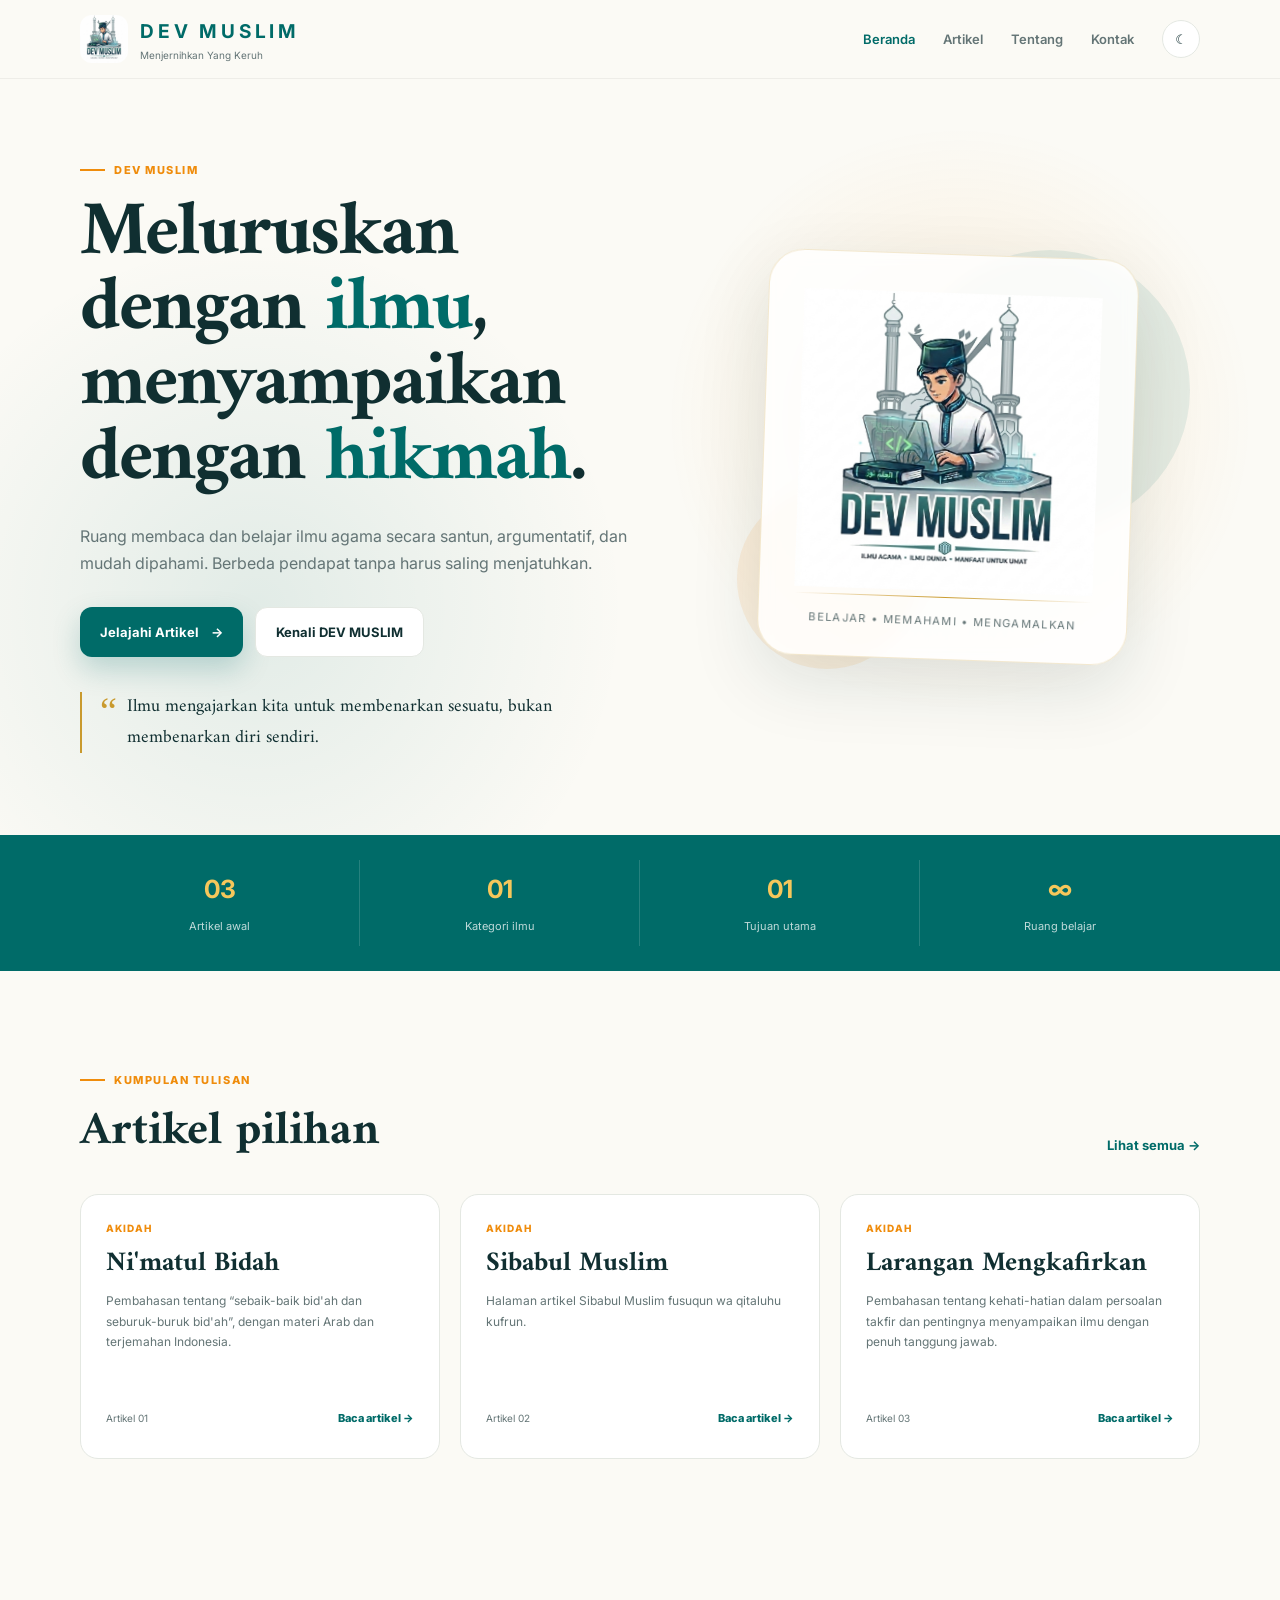
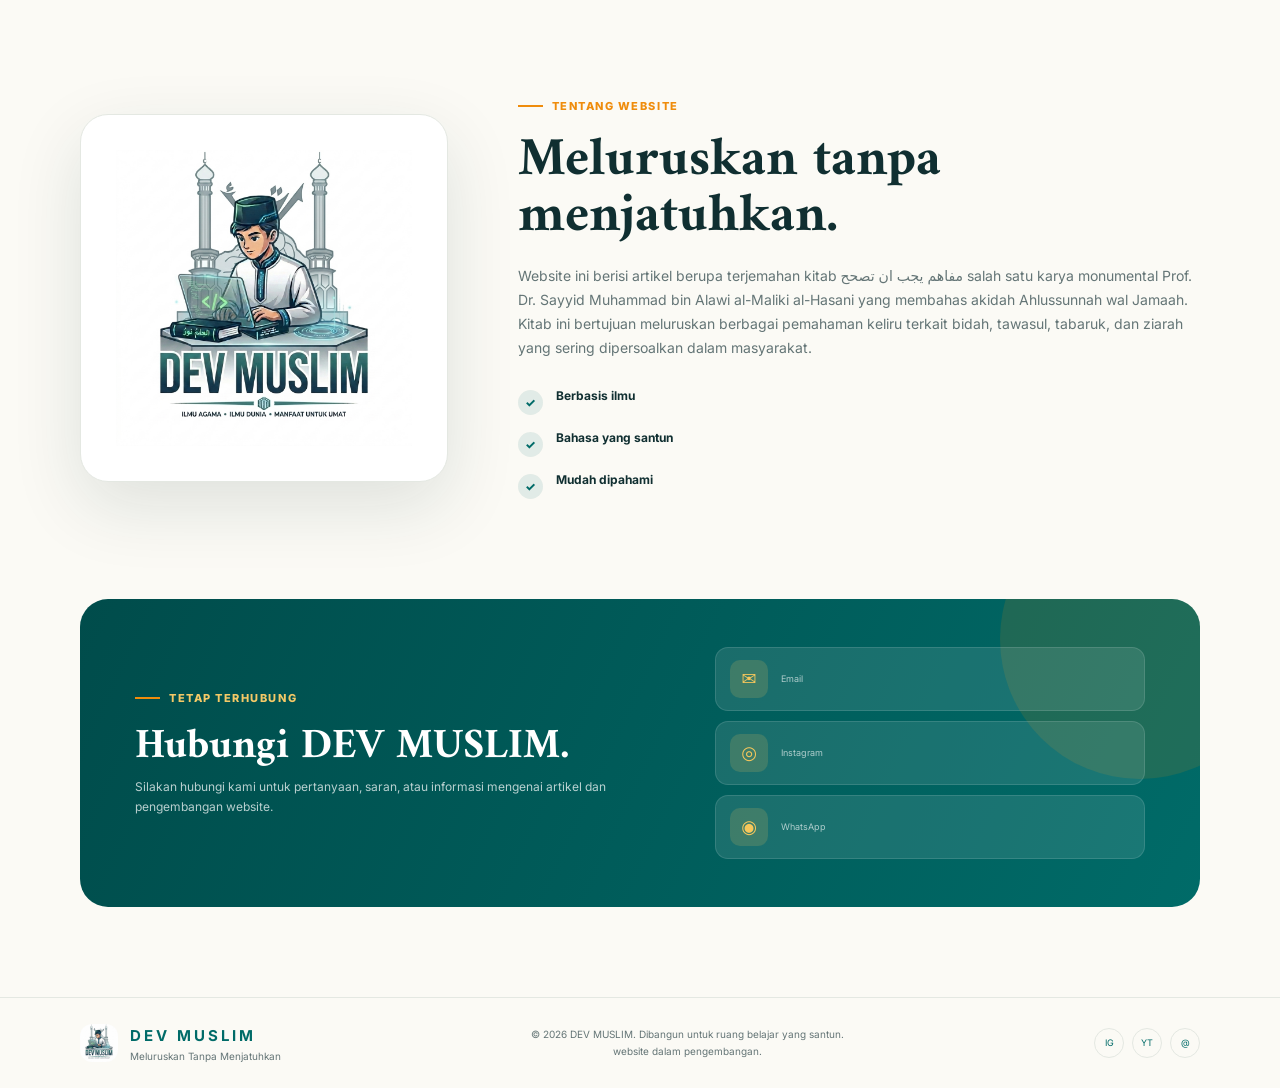
<file: index.html>
<!DOCTYPE html>
<html lang="id">
<head>
  <meta charset="UTF-8">
  <meta name="viewport" content="width=device-width, initial-scale=1.0">
  <meta name="description" content="Meluruskan Tanpa Menjatuhkan — ruang berbagi artikel ilmu agama dengan bahasa yang santun, ilmiah, dan mudah dipahami.">
  <title>Meluruskan Tanpa Menjatuhkan | ILMA</title>
  <link rel="preconnect" href="https://fonts.googleapis.com">
  <link rel="preconnect" href="https://fonts.gstatic.com" crossorigin>
  <link href="https://fonts.googleapis.com/css2?family=Amiri:wght@400;700&family=Inter:wght@400;500;600;700;800&display=swap" rel="stylesheet">
  <link rel="stylesheet" href="style.css">
</head>
<body id="home">
  <div class="progress" id="progress"></div>

  <header class="header" id="home">
    <div class="container nav-wrap">
      <a class="brand" href="#home" aria-label="Meluruskan Tanpa Menjatuhkan">
        <img src="logo.png" alt="Logo ILMA">
        <div>
          <strong>DEV MUSLIM</strong>
          <span>Menjernihkan Yang Keruh</span>
        </div>
      </a>

      <button class="menu-btn" id="menuBtn" aria-label="Buka menu">☰</button>
      <nav id="nav">
        <a class="active" href="#home">Beranda</a>
        <a href="#artikel">Artikel</a>
       
        <a href="#tentang">Tentang</a>
        <a href="#kontak">Kontak</a>
        <button class="theme-btn" id="themeBtn" aria-label="Ubah tema">☾</button>
      </nav>
    </div>
  </header>

  <main>
    <section class="hero">
      <div class="container hero-grid">
        <div class="hero-copy reveal">
          <div class="eyebrow"><span></span> DEV MUSLIM </div>
          <h1>Meluruskan dengan <em>ilmu</em>, menyampaikan dengan <em>hikmah</em>.</h1>
          <p class="lead">Ruang membaca dan belajar ilmu agama secara santun, argumentatif, dan mudah dipahami. Berbeda pendapat tanpa harus saling menjatuhkan.</p>
          <div class="hero-actions">
            <a href="#artikel" class="btn primary">Jelajahi Artikel <span>→</span></a>
            <a href="#tentang" class="btn ghost">Kenali DEV MUSLIM</a>
          </div>
          <div class="hero-note">
            <span class="quote-mark">“</span>
            <p>Ilmu mengajarkan kita untuk membenarkan sesuatu, bukan membenarkan diri sendiri.</p>
          </div>
        </div>
        <div class="hero-art reveal">
          <div class="orb orb-1"></div><div class="orb orb-2"></div>
          <div class="logo-card">
            <img src="logo.png" alt="Logo ILMA">
            <div class="card-line"></div>
            <p>Belajar • Memahami • Mengamalkan</p>
          </div>
        </div>
      </div>
    </section>

    <section class="stats">
      <div class="container stats-grid">
        <div><strong id="articleCount">12</strong><span>Artikel awal</span></div>
        <div><strong>01</strong><span>Kategori ilmu</span></div>
        <div><strong>01</strong><span>Tujuan utama</span></div>
        <div><strong>∞</strong><span>Ruang belajar</span></div>
      </div>
    </section>

    <section class="section" id="artikel">
      <div class="container">
        <div class="section-head">
          <div>
            <div class="eyebrow"><span></span> Kumpulan tulisan</div>
            <h2>Artikel pilihan</h2>
          </div>
          <a href="#" class="text-link" id="allArticles">Lihat semua →</a>
        </div>

       

        <div class="article-grid" id="articleGrid"></div>
        <div class="empty" id="emptyState">Artikel tidak ditemukan. Coba kata kunci lain.</div>
      </div>
    </section>

    
      <div class="container">
        <div class="section-head centered">
          <h1></h1>
          
        </div>
       
      </div>
   

    <section class="about section" id="tentang">
      <div class="container about-grid">
        <div class="about-logo"><img src="logo.png" alt="Logo ILMA"></div>
        <div>
          <div class="eyebrow"><span></span> Tentang website</div>
          <h2>Meluruskan tanpa menjatuhkan.</h2>
          <p>Website ini berisi artikel berupa terjemahan kitab مفاهم يجب ان تصحح salah satu karya monumental Prof. Dr. Sayyid Muhammad bin Alawi al-Maliki al-Hasani yang membahas akidah Ahlussunnah wal Jamaah. Kitab ini bertujuan meluruskan berbagai pemahaman keliru terkait bidah, tawasul, tabaruk, dan ziarah yang sering dipersoalkan dalam masyarakat.</p>
          <div class="principles">
            <div><span>✓</span><p><strong>Berbasis ilmu</strong></p></div>
            <div><span>✓</span><p><strong>Bahasa yang santun</strong></p></div>
            <div><span>✓</span><p><strong>Mudah dipahami</strong></p></div>
          </div>
        </div>
      </div>
    </section>

    <section class="newsletter" id="kontak">
      <div class="container newsletter-box contact-box">
        <div class="contact-intro">
          <div class="eyebrow light"><span></span> Tetap terhubung</div>
          <h2>Hubungi DEV MUSLIM.</h2>
          <p>Silakan hubungi kami untuk pertanyaan, saran, atau informasi mengenai artikel dan pengembangan website.</p>
        </div>
        <div class="contact-list">
          <a href="mailto:ahmadalbiaqi@gmail.com" class="contact-item">
            <span class="contact-icon">✉</span><span><small>Email</small><strong></strong></span>
          </a>
          <a href="https://instagram.com/ahmad_imam37" target="_blank" rel="noopener" class="contact-item">
            <span class="contact-icon">◎</span><span><small>Instagram</small><strong></strong></span>
          </a>
          <a href="https://wa.me/628211554739" target="_blank" rel="noopener" class="contact-item">
            <span class="contact-icon">◉</span><span><small>WhatsApp</small><strong></strong></span>
          </a>
        </div>
      </div>
    </section>
  </main>

  <footer>
    <div class="container footer-grid">
      <div class="brand footer-brand"><img src="logo.png" alt="Logo ILMA"><div><strong>DEV MUSLIM</strong><span>Meluruskan Tanpa Menjatuhkan</span></div></div>
      <p>© <span id="year"></span> DEV MUSLIM. Dibangun untuk ruang belajar yang santun.  <br>website dalam pengembangan.</p>
      <div class="socials"><a href="https://instagram.com/ahmad_imam37" aria-label="Instagram">IG</a><a href="#" aria-label="YouTube">YT</a><a href="#" aria-label="Email">@</a></div>
    </div>
  </footer>

  <div class="modal" id="articleModal" aria-hidden="true">
    <div class="modal-backdrop" id="modalBackdrop"></div>
    <article class="modal-card">
      <button class="close" id="closeModal">×</button>
      <div class="eyebrow" id="modalCategory"><span></span> Artikel</div>
      <h2 id="modalTitle"></h2>
      <p class="modal-meta" id="modalMeta"></p>
      <div class="modal-body" id="modalBody"></div>
    </article>
  </div>

  <div class="toast" id="toast"></div>
  <script src="script.js"></script>
</body>
</html>
</file>
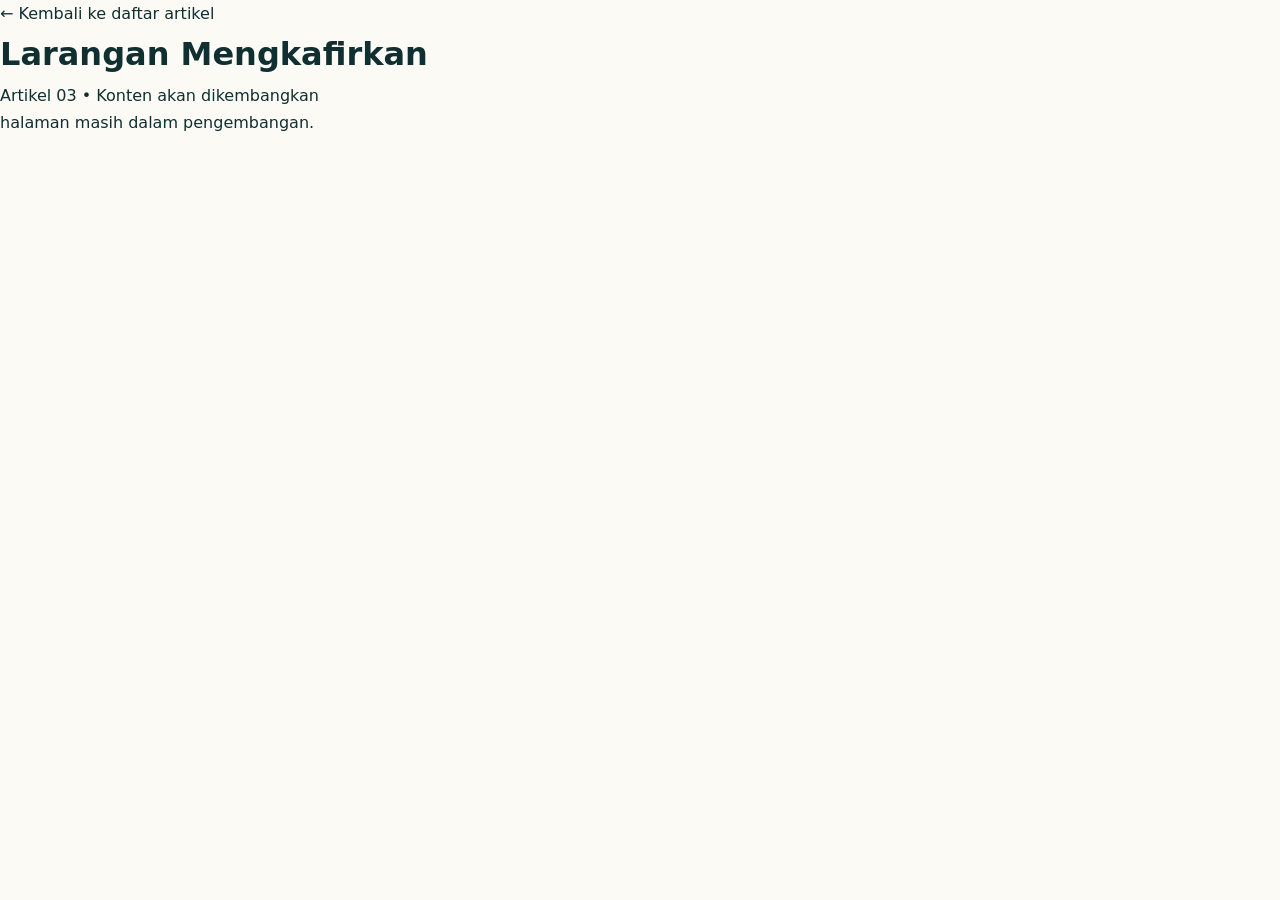
<file: larangan-mengkafirkan.html>
<!DOCTYPE html>
<html lang="id">
<head><meta charset="UTF-8"><meta name="viewport" content="width=device-width, initial-scale=1.0">
<title>Larangan Mengkafirkan | ILMA</title><link rel="stylesheet" href="../style.css"></head>
<body class="article-page">
<a class="back-link" href="../index.html">← Kembali ke daftar artikel</a>
<main>
<h1>Larangan Mengkafirkan</h1>
<div class="article-meta">Artikel 03 • Konten akan dikembangkan</div>
<div class="article-intro">halaman masih dalam pengembangan.</div>

</main>
<script src="../script.js"></script>
</body></html>
</file>
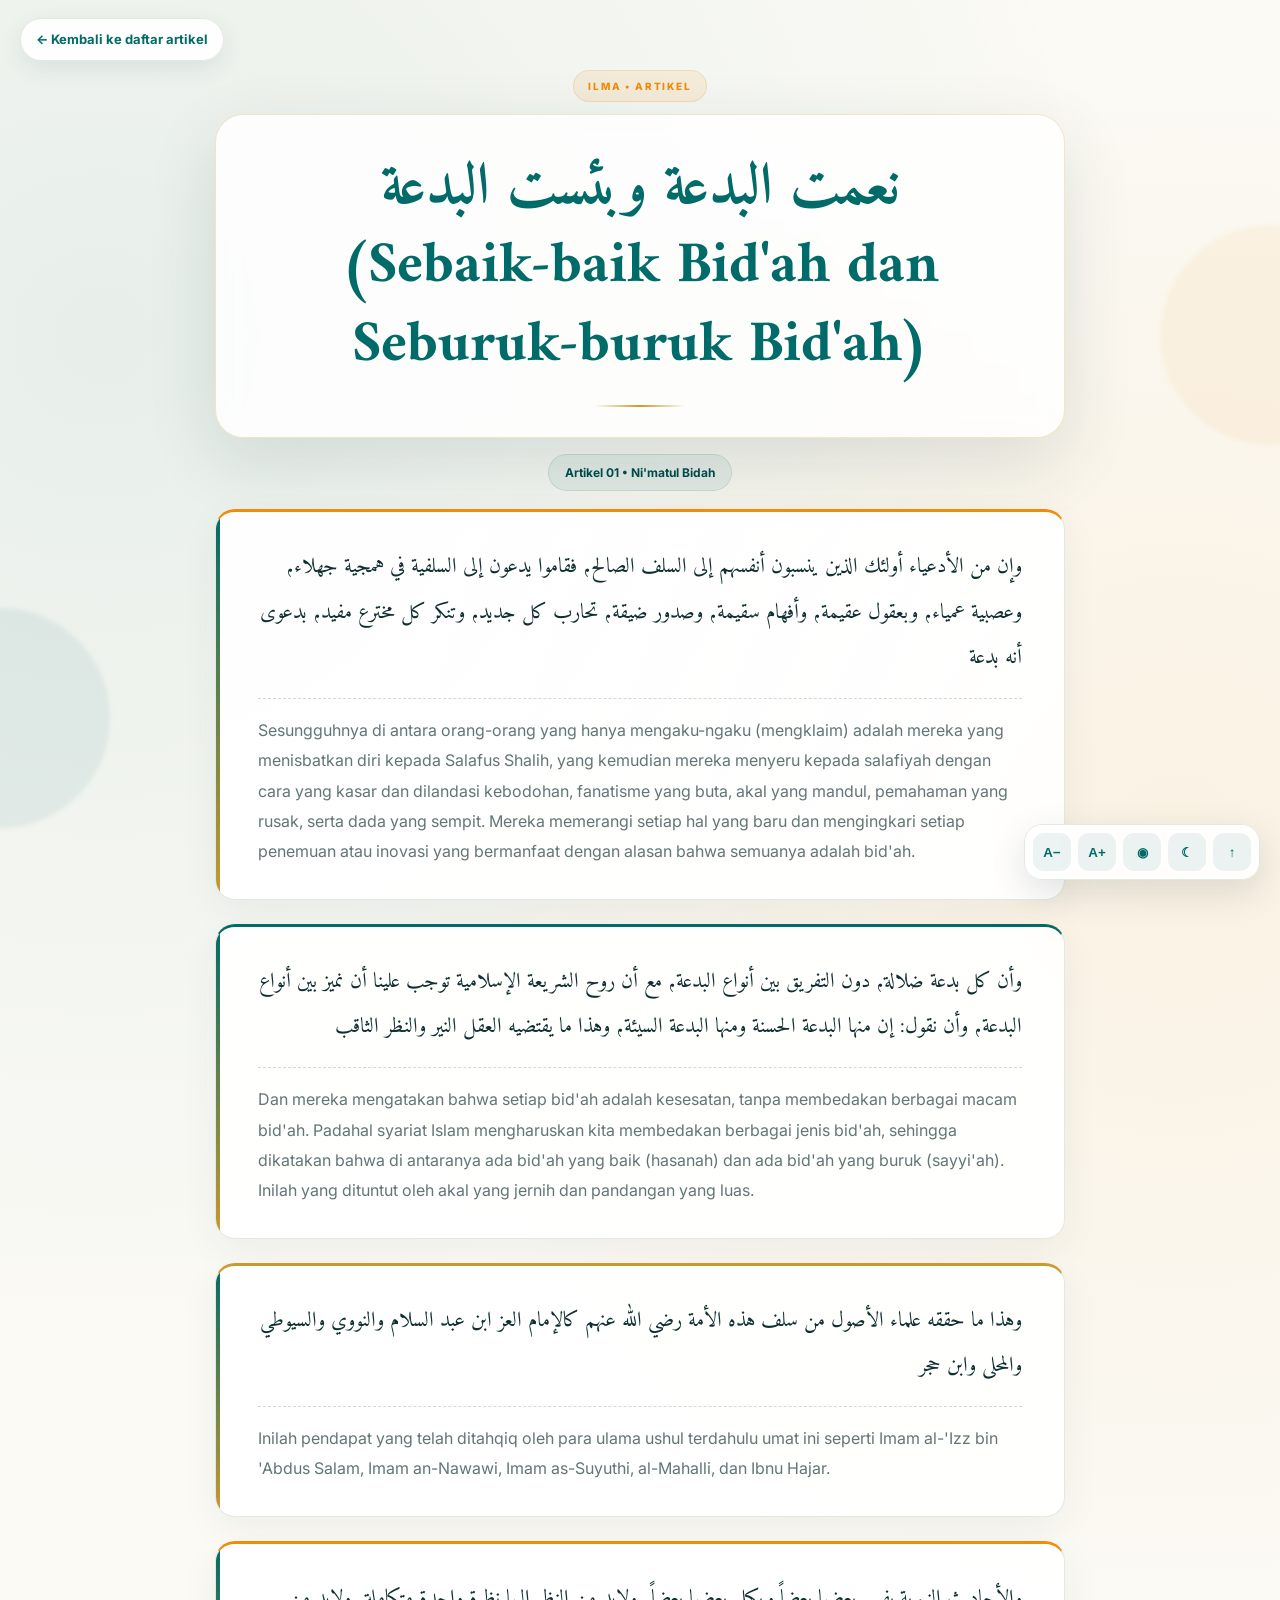
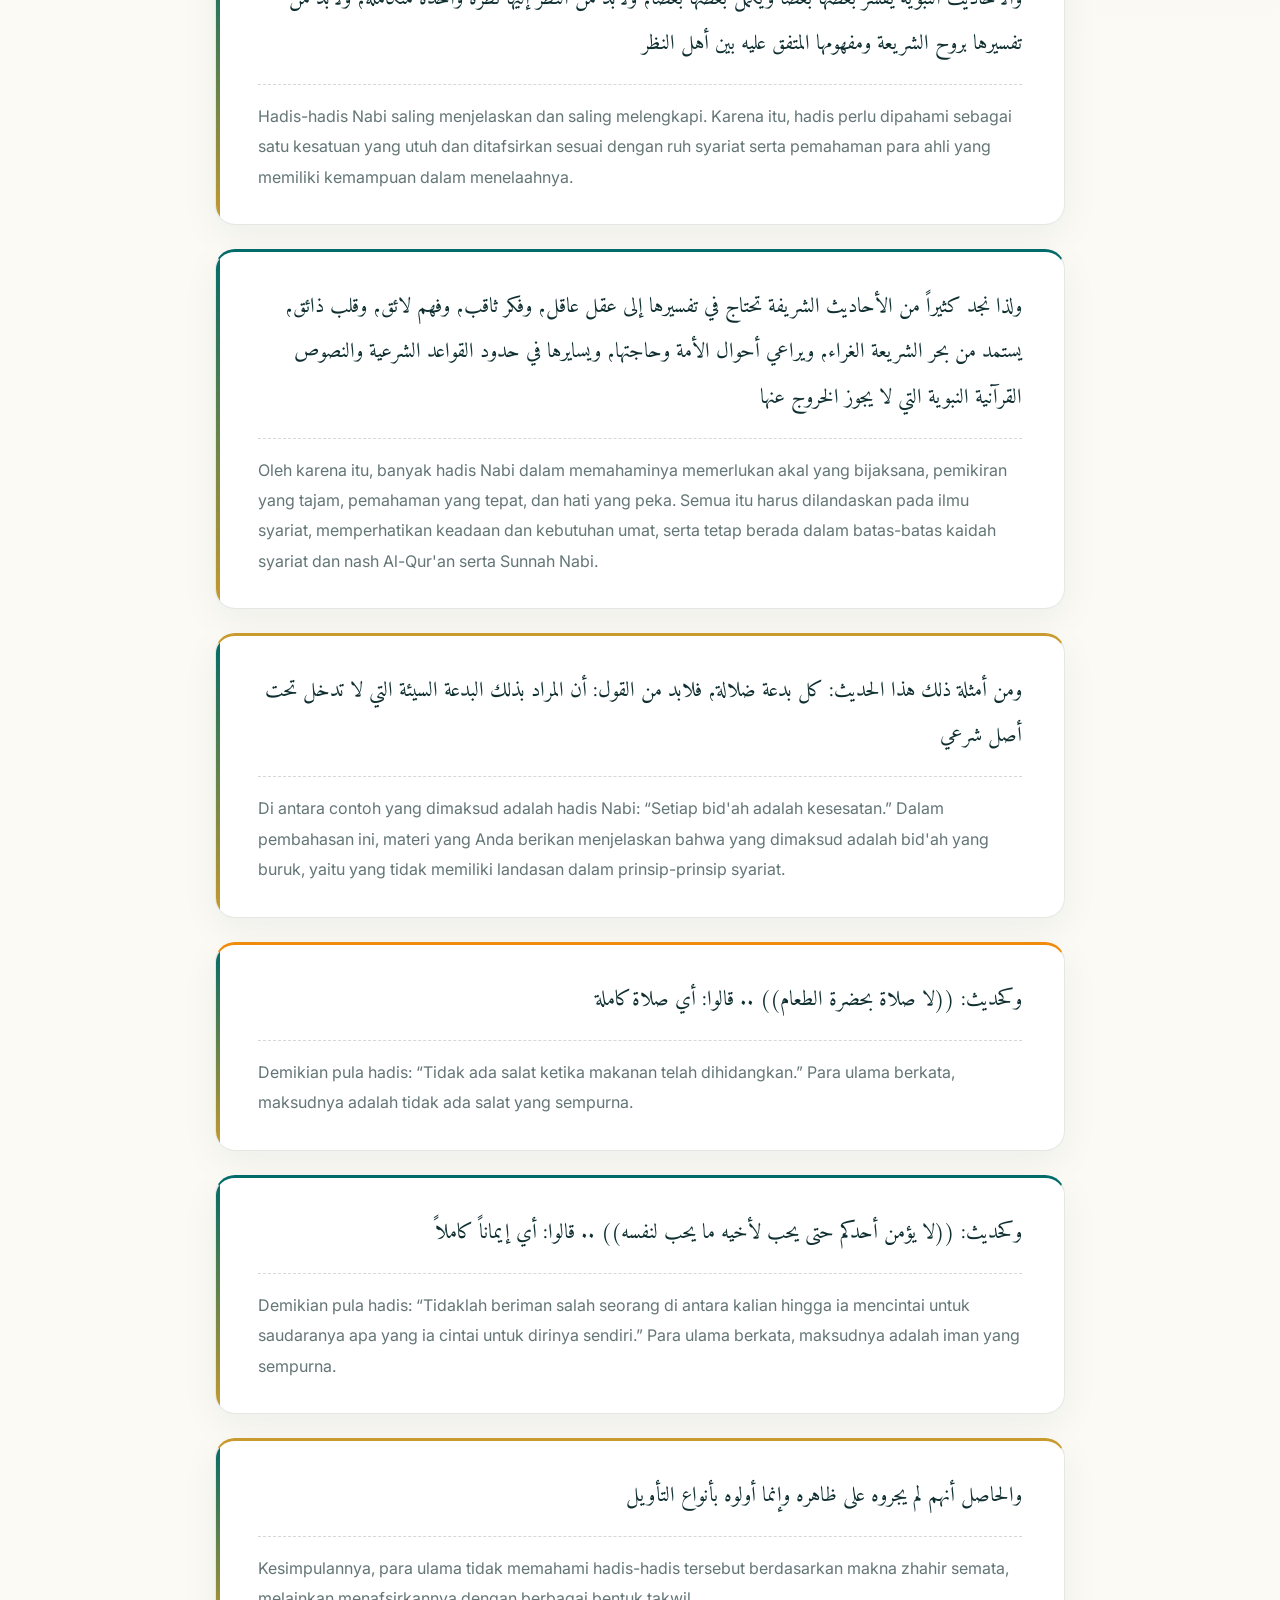
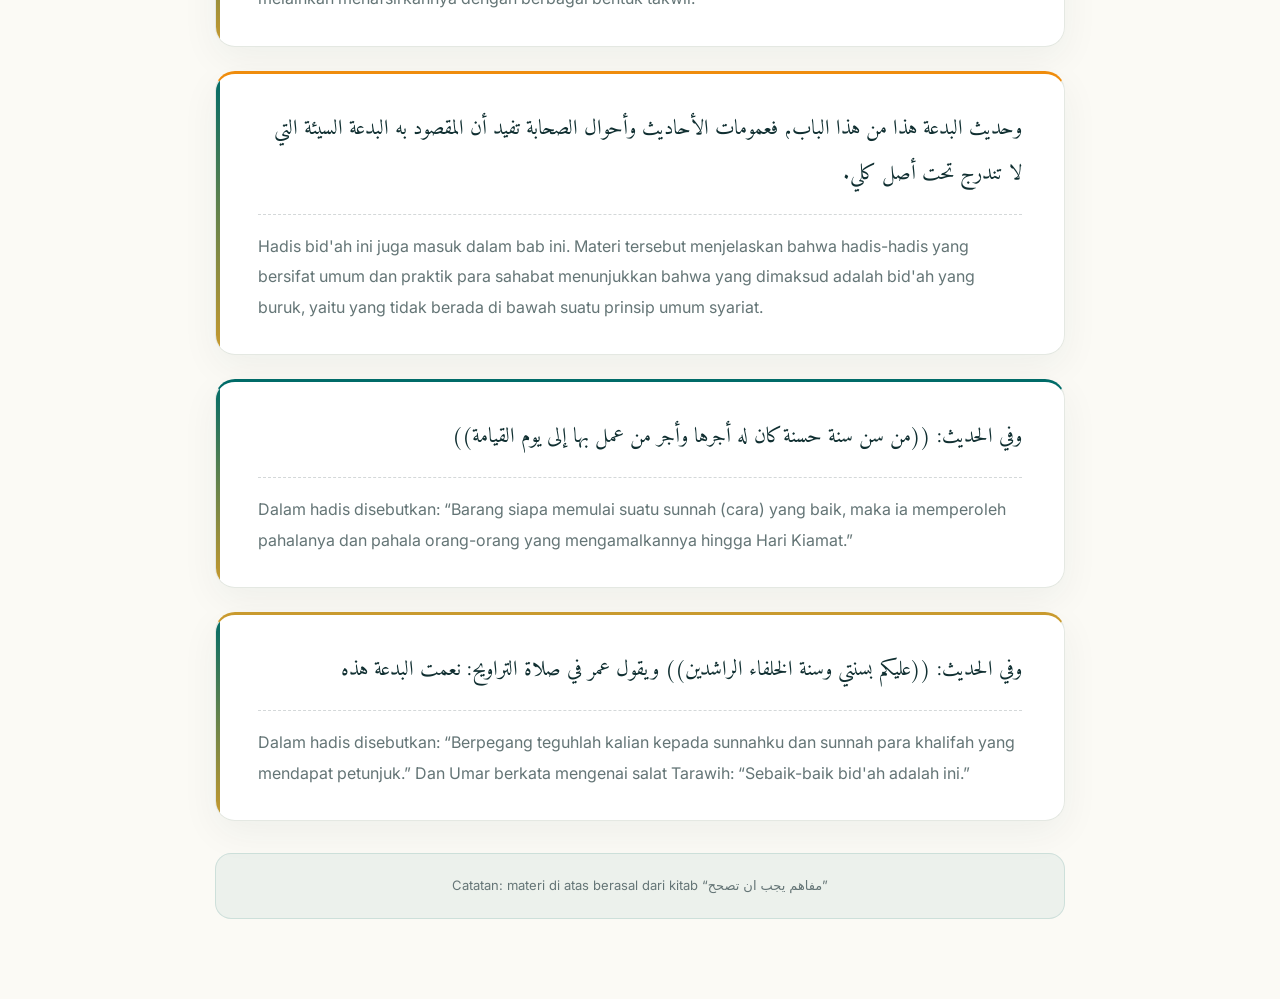
<file: ni-matul-bidah.html>
<!DOCTYPE html>
<html lang="id">
<head>
<meta charset="UTF-8">
<meta name="viewport" content="width=device-width, initial-scale=1.0">
<title>Ni'matul Bidah | ILMA</title>
<link rel="stylesheet" href="ni-matul.css">
</head>
<body class="article-page">
<a class="back-link" href="index.html">← Kembali ke daftar artikel</a>
<main>
<h1>نعمت البدعة وبئست البدعة<br>(Sebaik-baik Bid'ah dan Seburuk-buruk Bid'ah)</h1>
<div class="article-meta">Artikel 01 • Ni'matul Bidah</div>


<p><span class="arabic-text">وإن من الأدعياء أولئك الذين ينسبون أنفسهم إلى السلف الصالح، فقاموا يدعون إلى السلفية في همجية جهلاء، وعصبية عمياء، وبعقول عقيمة، وأفهام سقيمة، وصدور ضيقة، تحارب كل جديد، وتنكر كل مخترع مفيد، بدعوى أنه بدعة</span>
<span class="indo-text">Sesungguhnya di antara orang-orang yang hanya mengaku-ngaku (mengklaim) adalah mereka yang menisbatkan diri kepada Salafus Shalih, yang kemudian mereka menyeru kepada salafiyah dengan cara yang kasar dan dilandasi kebodohan, fanatisme yang buta, akal yang mandul, pemahaman yang rusak, serta dada yang sempit. Mereka memerangi setiap hal yang baru dan mengingkari setiap penemuan atau inovasi yang bermanfaat dengan alasan bahwa semuanya adalah bid'ah.</span></p>

<p><span class="arabic-text">وأن كل بدعة ضلالة، دون التفريق بين أنواع البدعة، مع أن روح الشريعة الإسلامية توجب علينا أن نميز بين أنواع البدعة، وأن نقول: إن منها البدعة الحسنة ومنها البدعة السيئة، وهذا ما يقتضيه العقل النير والنظر الثاقب</span>
<span class="indo-text">Dan mereka mengatakan bahwa setiap bid'ah adalah kesesatan, tanpa membedakan berbagai macam bid'ah. Padahal syariat Islam mengharuskan kita membedakan berbagai jenis bid'ah, sehingga dikatakan bahwa di antaranya ada bid'ah yang baik (hasanah) dan ada bid'ah yang buruk (sayyi'ah). Inilah yang dituntut oleh akal yang jernih dan pandangan yang luas.</span></p>

<p><span class="arabic-text">وهذا ما حققه علماء الأصول من سلف هذه الأمة رضي الله عنهم كالإمام العز ابن عبد السلام والنووي والسيوطي والمحلى وابن حجر</span>
<span class="indo-text">Inilah pendapat yang telah ditahqiq oleh para ulama ushul terdahulu umat ini seperti Imam al-'Izz bin 'Abdus Salam, Imam an-Nawawi, Imam as-Suyuthi, al-Mahalli, dan Ibnu Hajar.</span></p>

<p><span class="arabic-text">والأحاديث النبوية يفسر بعضها بعضاً ويكمل بعضها بعضاً، ولابد من النظر إليها نظرة واحدة متكاملة، ولابد من تفسيرها بروح الشريعة ومفهومها المتفق عليه بين أهل النظر</span>
<span class="indo-text">Hadis-hadis Nabi saling menjelaskan dan saling melengkapi. Karena itu, hadis perlu dipahami sebagai satu kesatuan yang utuh dan ditafsirkan sesuai dengan ruh syariat serta pemahaman para ahli yang memiliki kemampuan dalam menelaahnya.</span></p>

<p><span class="arabic-text">ولذا نجد كثيراً من الأحاديث الشريفة تحتاج في تفسيرها إلى عقل عاقل، وفكر ثاقب، وفهم لائق، وقلب ذائق، يستمد من بحر الشريعة الغراء، ويراعي أحوال الأمة وحاجتها، ويسايرها في حدود القواعد الشرعية والنصوص القرآنية النبوية التي لا يجوز الخروج عنها</span>
<span class="indo-text">Oleh karena itu, banyak hadis Nabi dalam memahaminya memerlukan akal yang bijaksana, pemikiran yang tajam, pemahaman yang tepat, dan hati yang peka. Semua itu harus dilandaskan pada ilmu syariat, memperhatikan keadaan dan kebutuhan umat, serta tetap berada dalam batas-batas kaidah syariat dan nash Al-Qur'an serta Sunnah Nabi.</span></p>

<p><span class="arabic-text">ومن أمثلة ذلك هذا الحديث: كل بدعة ضلالة، فلابد من القول: أن المراد بذلك البدعة السيئة التي لا تدخل تحت أصل شرعي</span>
<span class="indo-text">Di antara contoh yang dimaksud adalah hadis Nabi: “Setiap bid'ah adalah kesesatan.” Dalam pembahasan ini, materi yang Anda berikan menjelaskan bahwa yang dimaksud adalah bid'ah yang buruk, yaitu yang tidak memiliki landasan dalam prinsip-prinsip syariat.</span></p>

<p><span class="arabic-text">وكحديث: ((لا صلاة بحضرة الطعام)) .. قالوا: أي صلاة كاملة</span>
<span class="indo-text">Demikian pula hadis: “Tidak ada salat ketika makanan telah dihidangkan.” Para ulama berkata, maksudnya adalah tidak ada salat yang sempurna.</span></p>

<p><span class="arabic-text">وكحديث: ((لا يؤمن أحدكم حتى يحب لأخيه ما يحب لنفسه)) .. قالوا: أي إيماناً كاملاً</span>
<span class="indo-text">Demikian pula hadis: “Tidaklah beriman salah seorang di antara kalian hingga ia mencintai untuk saudaranya apa yang ia cintai untuk dirinya sendiri.” Para ulama berkata, maksudnya adalah iman yang sempurna.</span></p>

<p><span class="arabic-text">والحاصل أنهم لم يجروه على ظاهره وإنما أولوه بأنواع التأويل</span>
<span class="indo-text">Kesimpulannya, para ulama tidak memahami hadis-hadis tersebut berdasarkan makna zhahir semata, melainkan menafsirkannya dengan berbagai bentuk takwil.</span></p>

<p><span class="arabic-text">وحديث البدعة هذا من هذا الباب، فعمومات الأحاديث وأحوال الصحابة تفيد أن المقصود به البدعة السيئة التي لا تندرج تحت أصل كلي.</span>
<span class="indo-text">Hadis bid'ah ini juga masuk dalam bab ini. Materi tersebut menjelaskan bahwa hadis-hadis yang bersifat umum dan praktik para sahabat menunjukkan bahwa yang dimaksud adalah bid'ah yang buruk, yaitu yang tidak berada di bawah suatu prinsip umum syariat.</span></p>

<p><span class="arabic-text">وفي الحديث: ((من سن سنة حسنة كان له أجرها وأجر من عمل بها إلى يوم القيامة))</span>
<span class="indo-text">Dalam hadis disebutkan: “Barang siapa memulai suatu sunnah (cara) yang baik, maka ia memperoleh pahalanya dan pahala orang-orang yang mengamalkannya hingga Hari Kiamat.”</span></p>

<p><span class="arabic-text">وفي الحديث: ((عليكم بسنتي وسنة الخلفاء الراشدين)) ويقول عمر في صلاة التراويح: نعمت البدعة هذه</span>
<span class="indo-text">Dalam hadis disebutkan: “Berpegang teguhlah kalian kepada sunnahku dan sunnah para khalifah yang mendapat petunjuk.” Dan Umar berkata mengenai salat Tarawih: “Sebaik-baik bid'ah adalah ini.”</span></p>

<div class="article-source">Catatan: materi di atas berasal dari  kitab “مفاهم يجب ان تصحح” </div>
</main>
<script src="ni-matul.js"></script>
</body>
</html>
</file>
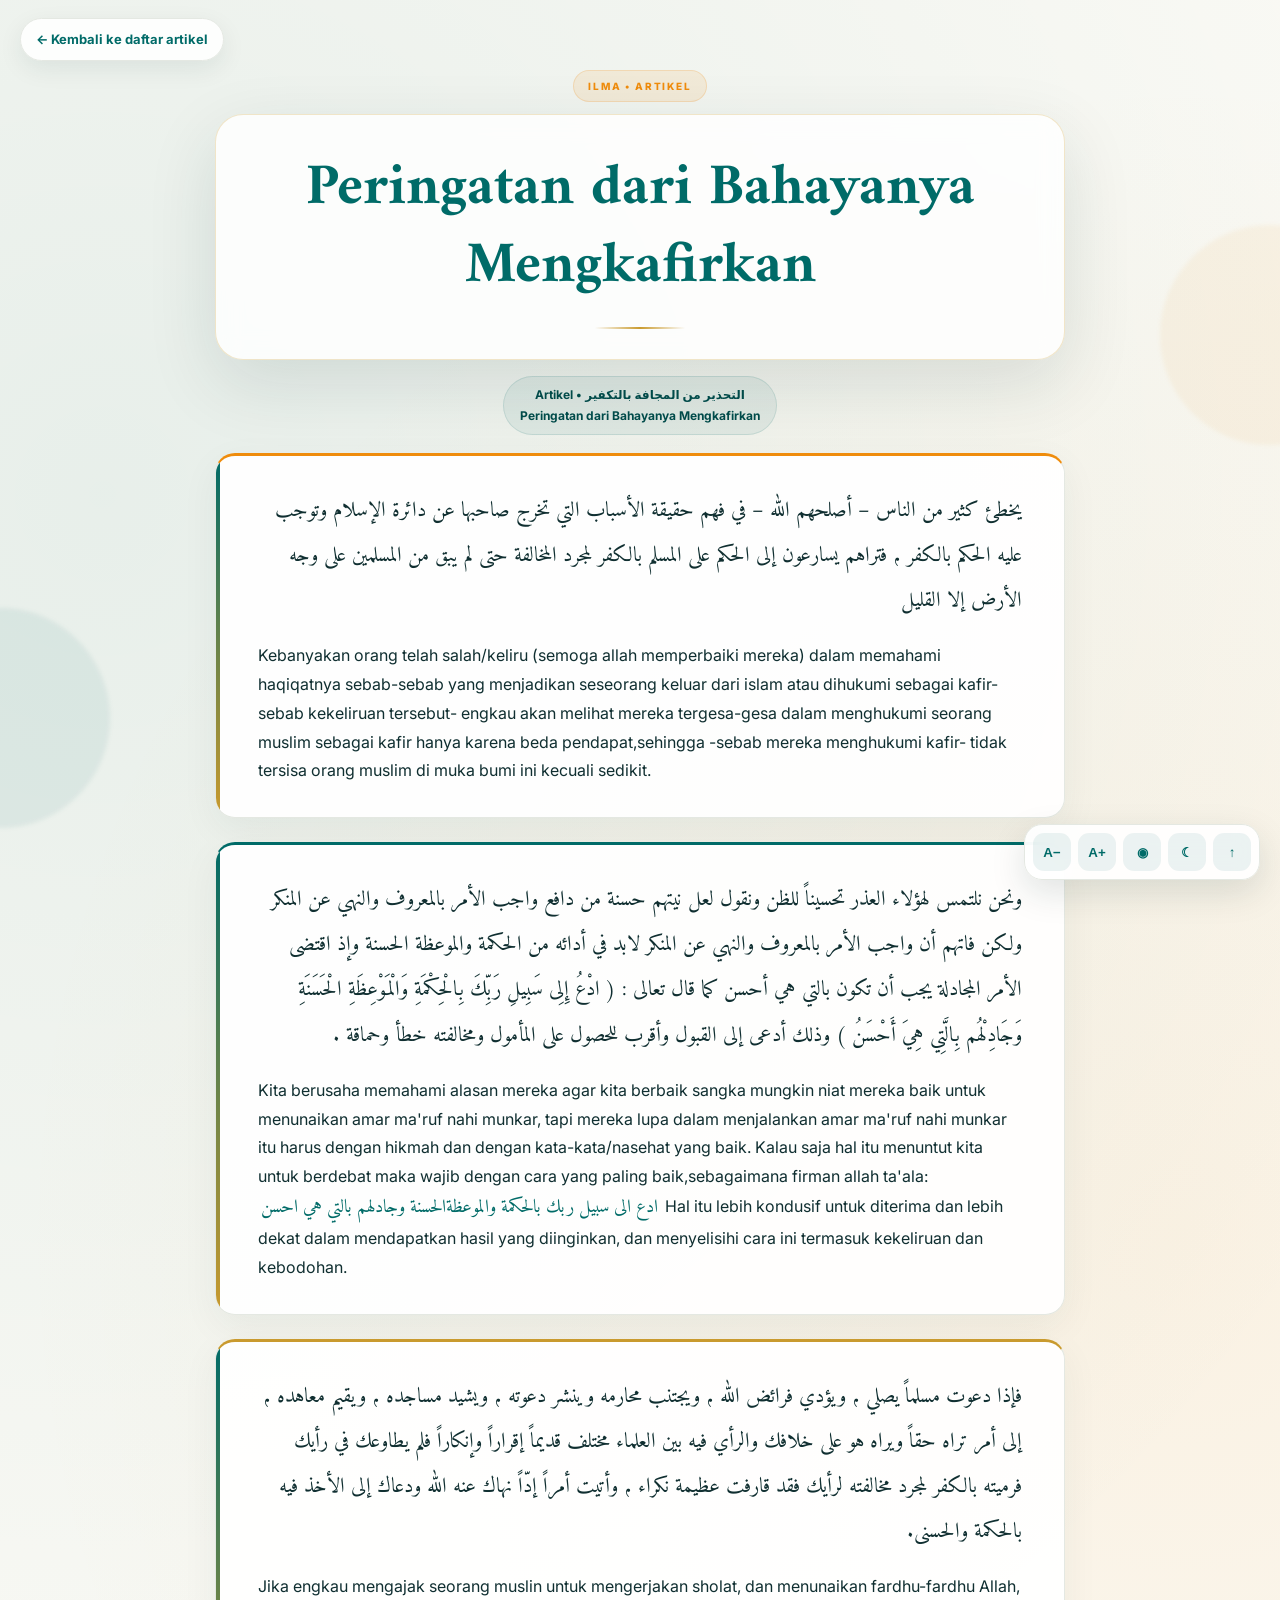
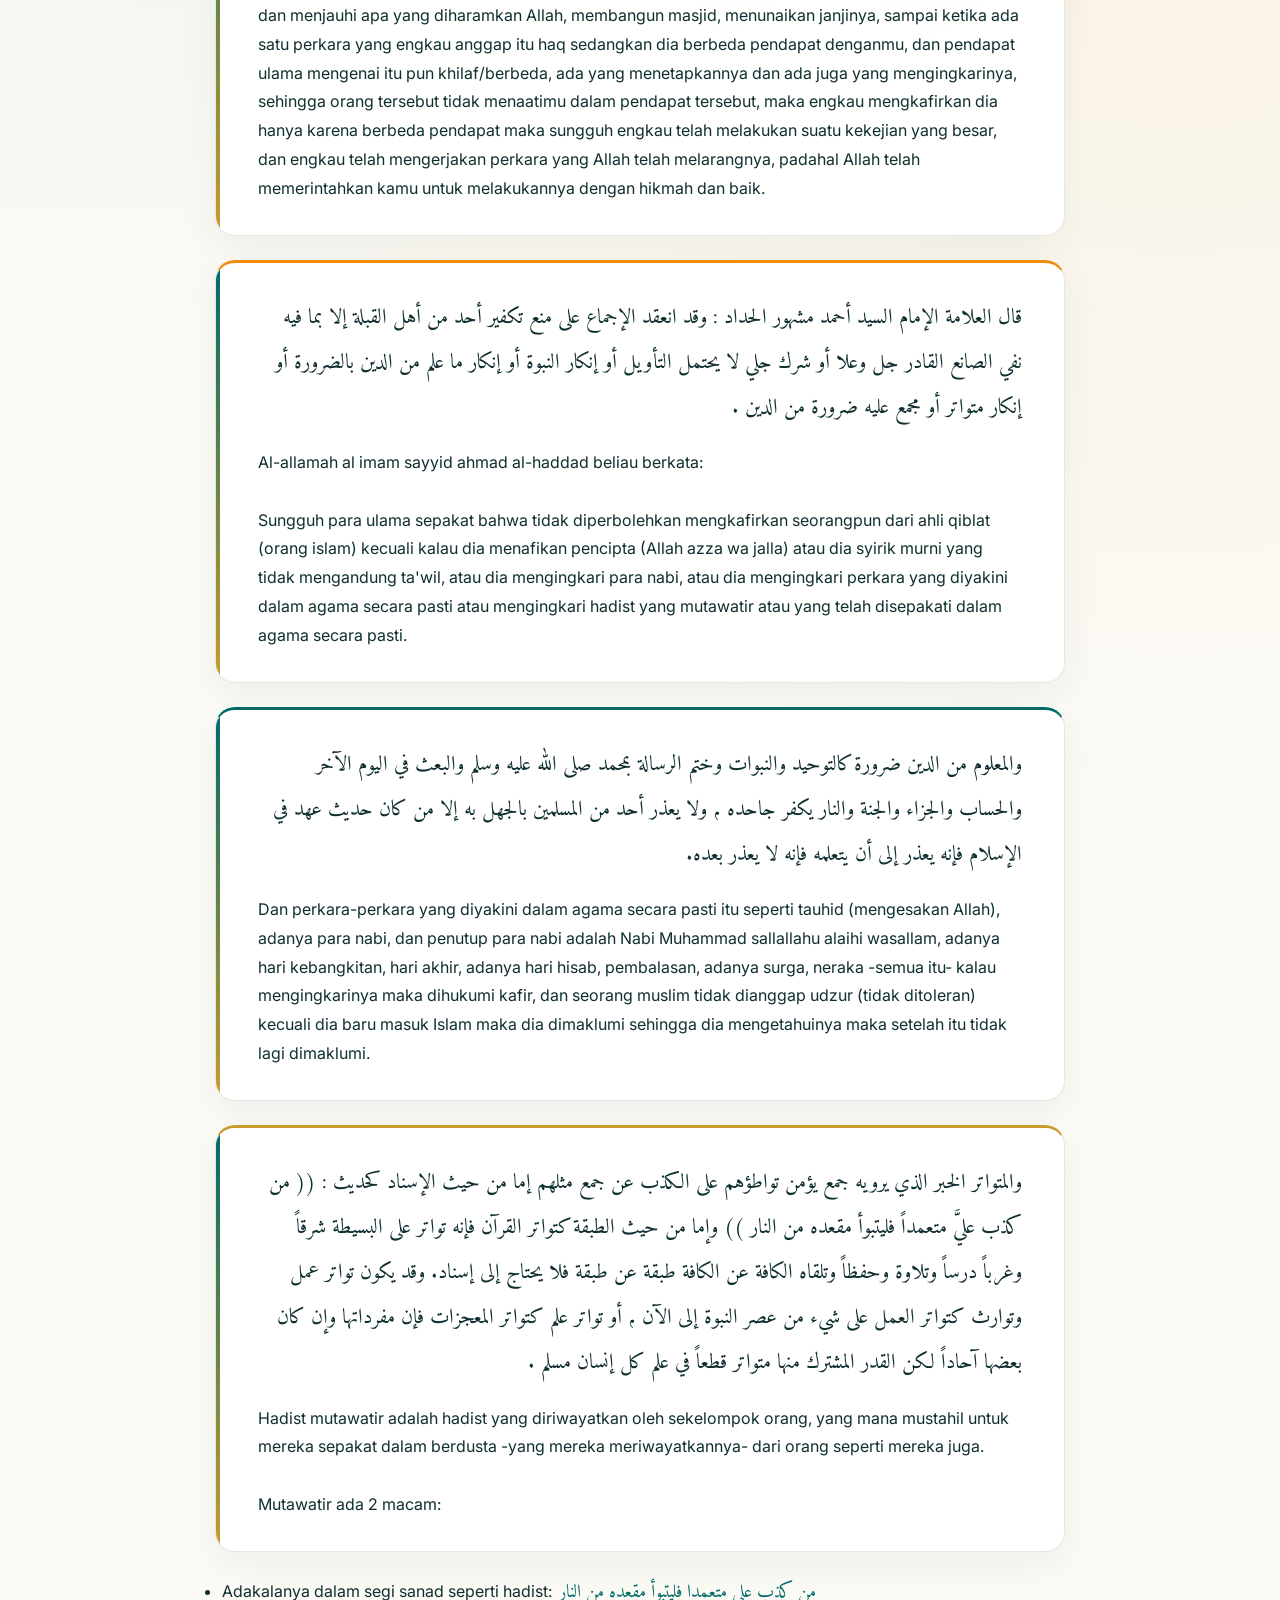
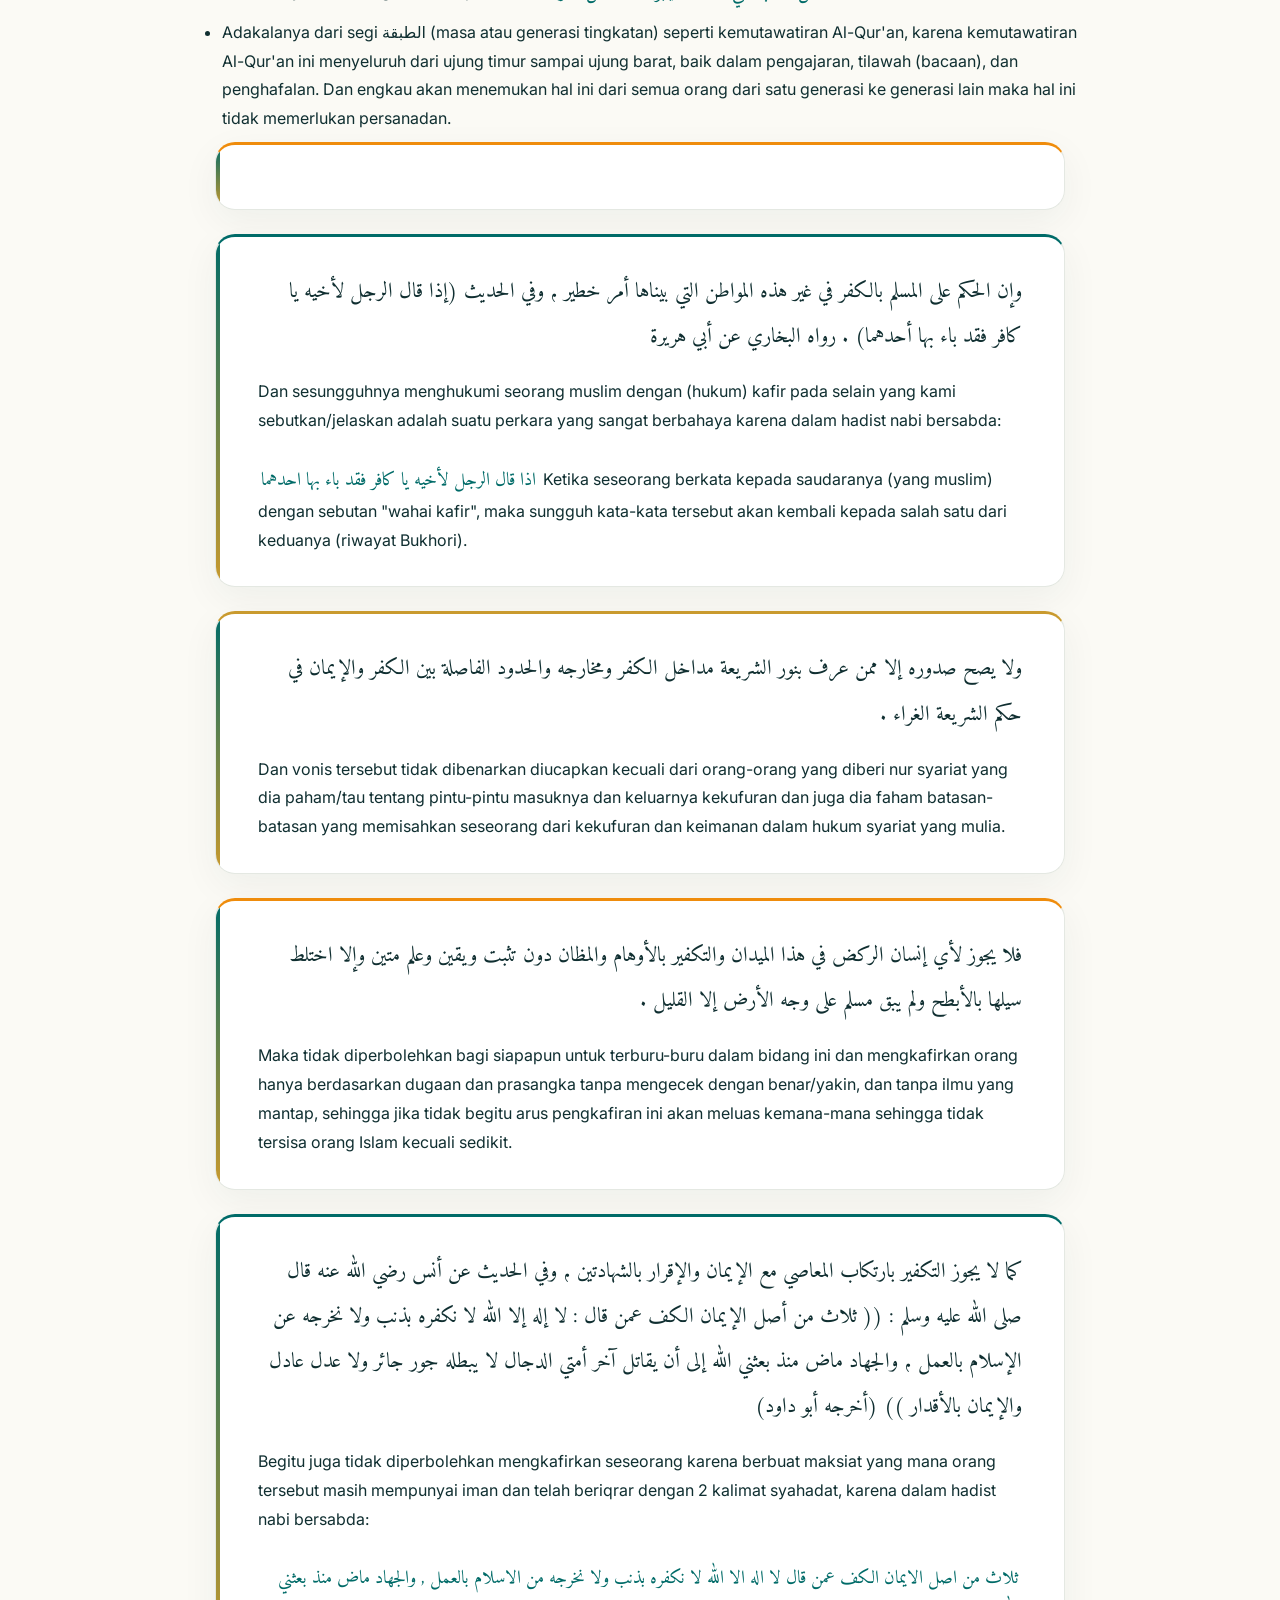
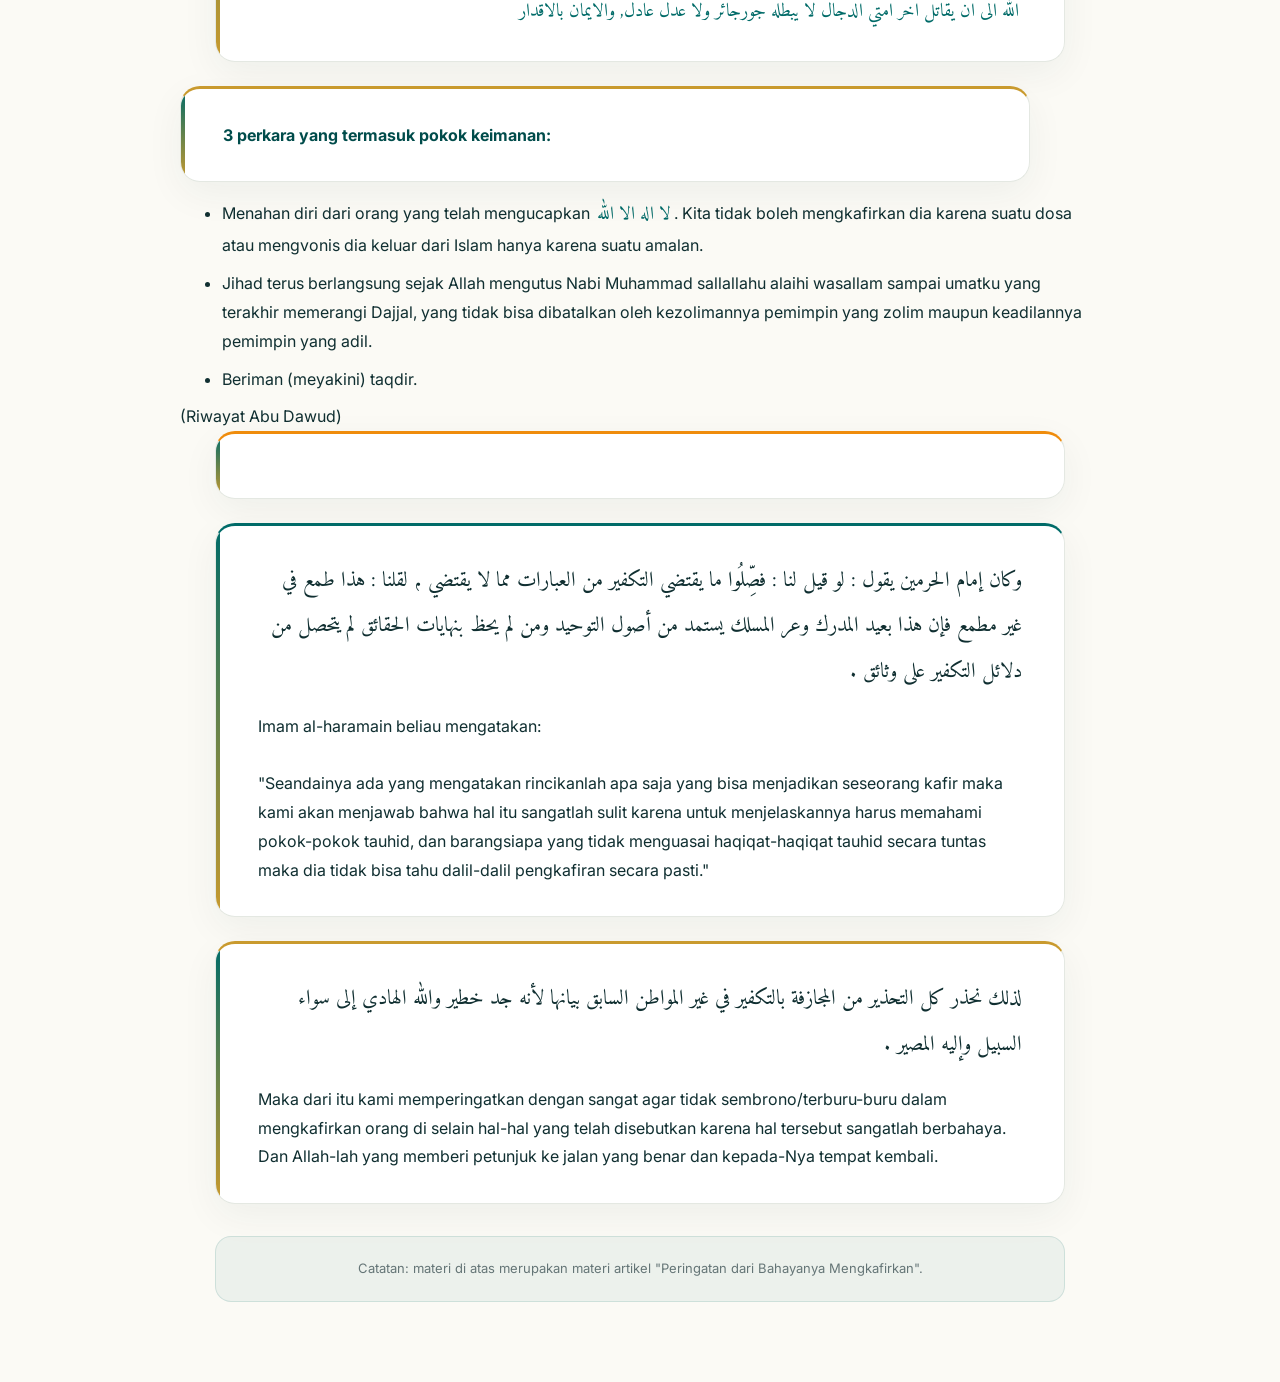
<file: peringatan-mengkafirkan.html>
<!DOCTYPE html>
<html lang="id">
<head>
    <meta charset="UTF-8">
    <meta name="viewport" content="width=device-width, initial-scale=1.0">

    <title>Peringatan dari Bahayanya Mengkafirkan | ILMA</title>

    <link rel="stylesheet" href="peringatan-mengkafirkan.css">
</head>

<body class="article-page">

    <a class="back-link" href="index.html">
        ← Kembali ke daftar artikel
    </a>

    <main>

        <div class="article-label">
            ILMA • ARTIKEL
        </div>

        <h1>
            Peringatan dari Bahayanya Mengkafirkan
        </h1>

        <div class="article-meta">
            Artikel • التحذير من المجافة بالتكفير <br>Peringatan dari Bahayanya Mengkafirkan
        </div>

        <article>

            <!-- ARTIKEL 1 -->
            <p>
                <span class="arabic-text">
                    يخطئ كثير من الناس – أصلحهم الله – في فهم حقيقة الأسباب التي تخرج صاحبها
                    عن دائرة الإسلام وتوجب عليه الحكم بالكفر ، فتراهم يسارعون إلى الحكم على المسلم
                    بالكفر لمجرد المخالفة حتى لم يبق من المسلمين على وجه الأرض إلا القليل
                </span>

                Kebanyakan orang telah salah/keliru (semoga allah memperbaiki mereka) dalam memahami
                haqiqatnya sebab-sebab yang menjadikan seseorang keluar dari islam atau dihukumi sebagai
                kafir-sebab kekeliruan tersebut- engkau akan melihat mereka tergesa-gesa dalam menghukumi
                seorang muslim sebagai kafir hanya karena beda pendapat,sehingga -sebab mereka menghukumi
                kafir- tidak tersisa orang muslim di muka bumi ini kecuali sedikit.
            </p>

            <!-- ARTIKEL 2 -->
            <p>
                <span class="arabic-text">
                    ونحن نلتمس لهؤلاء العذر تحسيناً للظن ونقول لعل نيتهم حسنة من دافع واجب الأمر
                    بالمعروف والنهي عن المنكر ولكن فاتهم أن واجب الأمر بالمعروف والنهي عن المنكر
                    لابد في أدائه من الحكمة والموعظة الحسنة وإذ اقتضى الأمر المجادلة يجب أن تكون
                    بالتي هي أحسن كما قال تعالى :
                    ( ادْعُ إِلِى سَبِيلِ رَبِّكَ بِالْحِكْمَةِ وَالْمَوْعِظَةِ
                    الْحَسَنَةِ وَجَادِلْهُم بِالَّتِي هِيَ أَحْسَنُ )
                    وذلك أدعى إلى القبول وأقرب للحصول على المأمول ومخالفته خطأ وحماقة .
                </span>

                Kita berusaha memahami alasan mereka agar kita berbaik sangka mungkin niat mereka baik
                untuk menunaikan amar ma'ruf nahi munkar, tapi mereka lupa dalam menjalankan amar ma'ruf
                nahi munkar itu harus dengan hikmah dan dengan kata-kata/nasehat yang baik. Kalau saja
                hal itu menuntut kita untuk berdebat maka wajib dengan cara yang paling baik,sebagaimana
                firman allah ta'ala:

                <span class="arabic-inline">
                    ادع الى سبيل ربك بالحكمة والموعظةالحسنة وجادلهم بالتي هي احسن
                </span>

                Hal itu lebih kondusif untuk diterima dan lebih dekat dalam mendapatkan hasil yang
                diinginkan, dan menyelisihi cara ini termasuk kekeliruan dan kebodohan.
            </p>

            <!-- ARTIKEL 3 -->
            <p>
                <span class="arabic-text">
                    فإذا دعوت مسلماً يصلي ، ويؤدي فرائض الله ، ويجتنب محارمه وينشر دعوته ،
                    ويشيد مساجده ، ويقيم معاهده ، إلى أمر تراه حقاً ويراه هو على خلافك والرأي فيه بين
                    العلماء مختلف قديماً إقراراً وإنكاراً فلم يطاوعك في رأيك فرميته بالكفر لمجرد مخالفته
                    لرأيك فقد قارفت عظيمة نكراء ، وأتيت أمراً إدّاً نهاك عنه الله ودعاك إلى الأخذ فيه
                    بالحكمة والحسنى.
                </span>

                Jika engkau mengajak seorang muslin untuk mengerjakan sholat, dan menunaikan
                fardhu-fardhu Allah, dan menjauhi apa yang diharamkan Allah, membangun masjid,
                menunaikan janjinya, sampai ketika ada satu perkara yang engkau anggap itu haq
                sedangkan dia berbeda pendapat denganmu, dan pendapat ulama mengenai itu pun
                khilaf/berbeda, ada yang menetapkannya dan ada juga yang mengingkarinya, sehingga
                orang tersebut tidak menaatimu dalam pendapat tersebut, maka engkau mengkafirkan
                dia hanya karena berbeda pendapat maka sungguh engkau telah melakukan suatu kekejian
                yang besar, dan engkau telah mengerjakan perkara yang Allah telah melarangnya,
                padahal Allah telah memerintahkan kamu untuk melakukannya dengan hikmah dan baik.
            </p>

            <!-- ARTIKEL 4 -->
            <p>
                <span class="arabic-text">
                    قال العلامة الإمام السيد أحمد مشهور الحداد :
                    وقد انعقد الإجماع على منع تكفير أحد من أهل القبلة إلا بما فيه نفي الصانع
                    القادر جل وعلا أو شرك جلي لا يحتمل التأويل أو إنكار النبوة أو إنكار ما علم
                    من الدين بالضرورة أو إنكار متواتر أو مجمع عليه ضرورة من الدين .
                </span>

                Al-allamah al imam sayyid ahmad al-haddad beliau berkata:

                <br><br>

                Sungguh para ulama sepakat bahwa tidak diperbolehkan mengkafirkan seorangpun dari
                ahli qiblat (orang islam) kecuali kalau dia menafikan pencipta (Allah azza wa jalla)
                atau dia syirik murni yang tidak mengandung ta'wil, atau dia mengingkari para nabi,
                atau dia mengingkari perkara yang diyakini dalam agama secara pasti atau mengingkari
                hadist yang mutawatir atau yang telah disepakati dalam agama secara pasti.
            </p>

            <!-- ARTIKEL 5 -->
            <p>
                <span class="arabic-text">
                    والمعلوم من الدين ضرورة كالتوحيد والنبوات وختم الرسالة بمحمد صلى الله عليه وسلم
                    والبعث في اليوم الآخر والحساب والجزاء والجنة والنار يكفر جاحده ، ولا يعذر أحد من
                    المسلمين بالجهل به إلا من كان حديث عهد في الإسلام فإنه يعذر إلى أن يتعلمه فإنه لا
                    يعذر بعده.
                </span>

                Dan perkara-perkara yang diyakini dalam agama secara pasti itu seperti tauhid
                (mengesakan Allah), adanya para nabi, dan penutup para nabi adalah Nabi Muhammad
                sallallahu alaihi wasallam, adanya hari kebangkitan, hari akhir, adanya hari hisab,
                pembalasan, adanya surga, neraka -semua itu- kalau mengingkarinya maka dihukumi kafir,
                dan seorang muslim tidak dianggap udzur (tidak ditoleran) kecuali dia baru masuk Islam
                maka dia dimaklumi sehingga dia mengetahuinya maka setelah itu tidak lagi dimaklumi.
            </p>

            <!-- ARTIKEL 6 -->
            <p>
                <span class="arabic-text">
                    والمتواتر الخبر الذي يرويه جمع يؤمن تواطؤهم على الكذب عن جمع مثلهم إما من
                    حيث الإسناد كحديث :
                    (( من كذب عليَّ متعمداً فليتبوأ مقعده من النار ))
                    وإما من حيث الطبقة كتواتر القرآن فإنه تواتر على البسيطة شرقاً وغرباً درساً وتلاوة
                    وحفظاً وتلقاه الكافة عن الكافة طبقة عن طبقة فلا يحتاج إلى إسناد.
                    وقد يكون تواتر عمل وتوارث كتواتر العمل على شيء من عصر النبوة إلى الآن ، أو
                    تواتر علم كتواتر المعجزات فإن مفرداتها وإن كان بعضها آحاداً لكن القدر المشترك منها
                    متواتر قطعاً في علم كل إنسان مسلم .
                </span>

                Hadist mutawatir adalah hadist yang diriwayatkan oleh sekelompok orang, yang mana
                mustahil untuk mereka sepakat dalam berdusta -yang mereka meriwayatkannya- dari orang
                seperti mereka juga.

                <br><br>

                Mutawatir ada 2 macam:

                <ul>
                    <li>
                        Adakalanya dalam segi sanad seperti hadist:
                        <span class="arabic-inline">
                            من كذب علي متعمدا فليتبوأ مقعده من النار
                        </span>
                    </li>

                    <li>
                        Adakalanya dari segi الطبقة (masa atau generasi tingkatan) seperti
                        kemutawatiran Al-Qur'an, karena kemutawatiran Al-Qur'an ini menyeluruh dari
                        ujung timur sampai ujung barat, baik dalam pengajaran, tilawah (bacaan),
                        dan penghafalan. Dan engkau akan menemukan hal ini dari semua orang dari satu
                        generasi ke generasi lain maka hal ini tidak memerlukan persanadan.
                    </li>
                </ul>
            </p>

            <!-- ARTIKEL 7 -->
            <p>
                <span class="arabic-text">
                    وإن الحكم على المسلم بالكفر في غير هذه المواطن التي بيناها أمر خطير ، وفي
                    الحديث (إذا قال الرجل لأخيه يا كافر فقد باء بها أحدهما) .
                    رواه البخاري عن أبي هريرة
                </span>

                Dan sesungguhnya menghukumi seorang muslim dengan (hukum) kafir pada selain yang
                kami sebutkan/jelaskan adalah suatu perkara yang sangat berbahaya karena dalam hadist
                nabi bersabda:

                <br><br>

                <span class="arabic-inline">
                    اذا قال الرجل لأخيه يا كافر فقد باء بها احدهما
                </span>

                Ketika seseorang berkata kepada saudaranya (yang muslim) dengan sebutan "wahai kafir",
                maka sungguh kata-kata tersebut akan kembali kepada salah satu dari keduanya
                (riwayat Bukhori).
            </p>

            <!-- ARTIKEL 8 -->
            <p>
                <span class="arabic-text">
                    ولا يصح صدوره إلا ممن عرف بنور الشريعة مداخل الكفر ومخارجه والحدود
                    الفاصلة بين الكفر والإيمان في حكم الشريعة الغراء .
                </span>

                Dan vonis tersebut tidak dibenarkan diucapkan kecuali dari orang-orang yang diberi
                nur syariat yang dia paham/tau tentang pintu-pintu masuknya dan keluarnya kekufuran
                dan juga dia faham batasan-batasan yang memisahkan seseorang dari kekufuran dan
                keimanan dalam hukum syariat yang mulia.
            </p>

            <!-- ARTIKEL 9 -->
            <p>
                <span class="arabic-text">
                    فلا يجوز لأي إنسان الركض في هذا الميدان والتكفير بالأوهام والمظان دون تثبت ويقين
                    وعلم متين وإلا اختلط سيلها بالأبطح ولم يبق مسلم على وجه الأرض إلا القليل .
                </span>

                Maka tidak diperbolehkan bagi siapapun untuk terburu-buru dalam bidang ini dan
                mengkafirkan orang hanya berdasarkan dugaan dan prasangka tanpa mengecek dengan
                benar/yakin, dan tanpa ilmu yang mantap, sehingga jika tidak begitu arus pengkafiran
                ini akan meluas kemana-mana sehingga tidak tersisa orang Islam kecuali sedikit.
            </p>

            <!-- ARTIKEL 10 -->
            <p>
                <span class="arabic-text">
                    كما لا يجوز التكفير بارتكاب المعاصي مع الإيمان والإقرار بالشهادتين ، وفي الحديث
                    عن أنس رضي الله عنه قال صلى الله عليه وسلم :
                    (( ثلاث من أصل الإيمان الكف عمن قال : لا إله إلا الله لا نكفره بذنب
                    ولا نخرجه عن الإسلام بالعمل ، والجهاد ماض منذ بعثني الله إلى أن يقاتل آخر أمتي
                    الدجال لا يبطله جور جائر ولا عدل عادل والإيمان بالأقدار )) (أخرجه أبو داود)
                </span>

                Begitu juga tidak diperbolehkan mengkafirkan seseorang karena berbuat maksiat yang
                mana orang tersebut masih mempunyai iman dan telah beriqrar dengan 2 kalimat syahadat,
                karena dalam hadist nabi bersabda:

                <br><br>

                <span class="arabic-inline">
                    ثلاث من اصل الايمان الكف عمن قال لا اله الا الله لا نكفره بذنب
                    ولا نخرجه من الاسلام بالعمل , والجهاد ماض منذ بعثني الله الى ان يقاتل اخر امتي
                    الدجال لا يبطله جورجائر ولا عدل عادل, والايمان بالاقدار
                </span>

                <p class="sub-intro">
                    3 perkara yang termasuk pokok keimanan:
                </p>

                <ul>
                    <li>
                        Menahan diri dari orang yang telah mengucapkan
                        <span class="arabic-inline">لا اله الا الله</span>.
                        Kita tidak boleh mengkafirkan dia karena suatu dosa atau mengvonis dia keluar
                        dari Islam hanya karena suatu amalan.
                    </li>

                    <li>
                        Jihad terus berlangsung sejak Allah mengutus Nabi Muhammad sallallahu alaihi
                        wasallam sampai umatku yang terakhir memerangi Dajjal, yang tidak bisa
                        dibatalkan oleh kezolimannya pemimpin yang zolim maupun keadilannya pemimpin
                        yang adil.
                    </li>

                    <li>
                        Beriman (meyakini) taqdir.
                    </li>
                </ul>

                (Riwayat Abu Dawud)
            </p>

            <!-- ARTIKEL 11 -->
            <p>
                <span class="arabic-text">
                    وكان إمام الحرمين يقول : لو قيل لنا : فصِّلُوا ما يقتضي التكفير
                    من العبارات مما لا يقتضي ، لقلنا : هذا طمع في غير مطمع فإن هذا بعيد المدرك
                    وعر المسلك يستمد من أصول التوحيد ومن لم يحظ بنهايات الحقائق لم يتحصل من
                    دلائل التكفير على وثائق .
                </span>

                Imam al-haramain beliau mengatakan:

                <br><br>

                "Seandainya ada yang mengatakan rincikanlah apa saja yang bisa menjadikan seseorang
                kafir maka kami akan menjawab bahwa hal itu sangatlah sulit karena untuk menjelaskannya
                harus memahami pokok-pokok tauhid, dan barangsiapa yang tidak menguasai haqiqat-haqiqat
                tauhid secara tuntas maka dia tidak bisa tahu dalil-dalil pengkafiran secara pasti."
            </p>

            <!-- ARTIKEL 12 -->
            <p>
                <span class="arabic-text">
                    لذلك نحذر كل التحذير من المجازفة بالتكفير في غير المواطن السابق بيانها لأنه جد
                    خطير والله الهادي إلى سواء السبيل وإليه المصير .
                </span>

                Maka dari itu kami memperingatkan dengan sangat agar tidak sembrono/terburu-buru
                dalam mengkafirkan orang di selain hal-hal yang telah disebutkan karena hal tersebut
                sangatlah berbahaya. Dan Allah-lah yang memberi petunjuk ke jalan yang benar dan
                kepada-Nya tempat kembali.
            </p>

        </article>

        <div class="article-source">
            Catatan: materi di atas merupakan materi artikel
            "Peringatan dari Bahayanya Mengkafirkan".
        </div>

    </main>

    <script src="peringatan-mengkafirkan.js"></script>

</body>
</html>
</file>
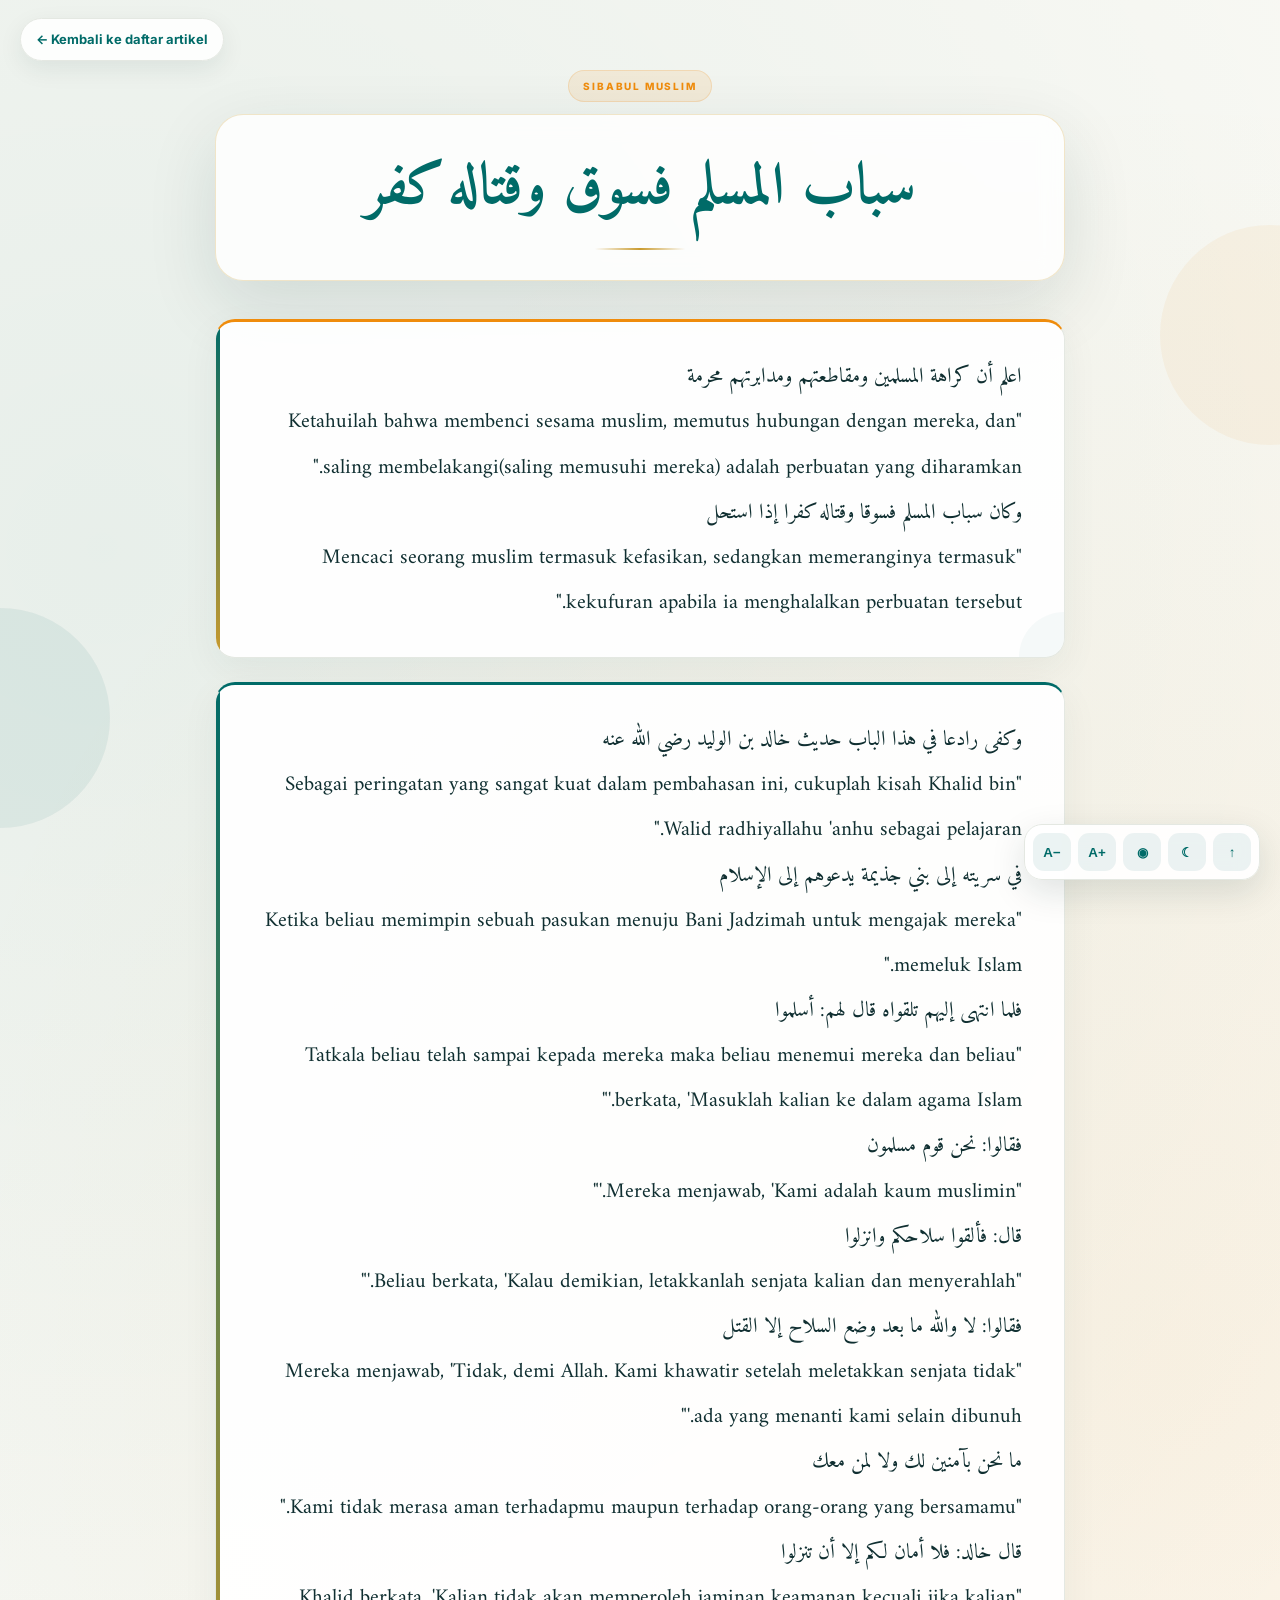
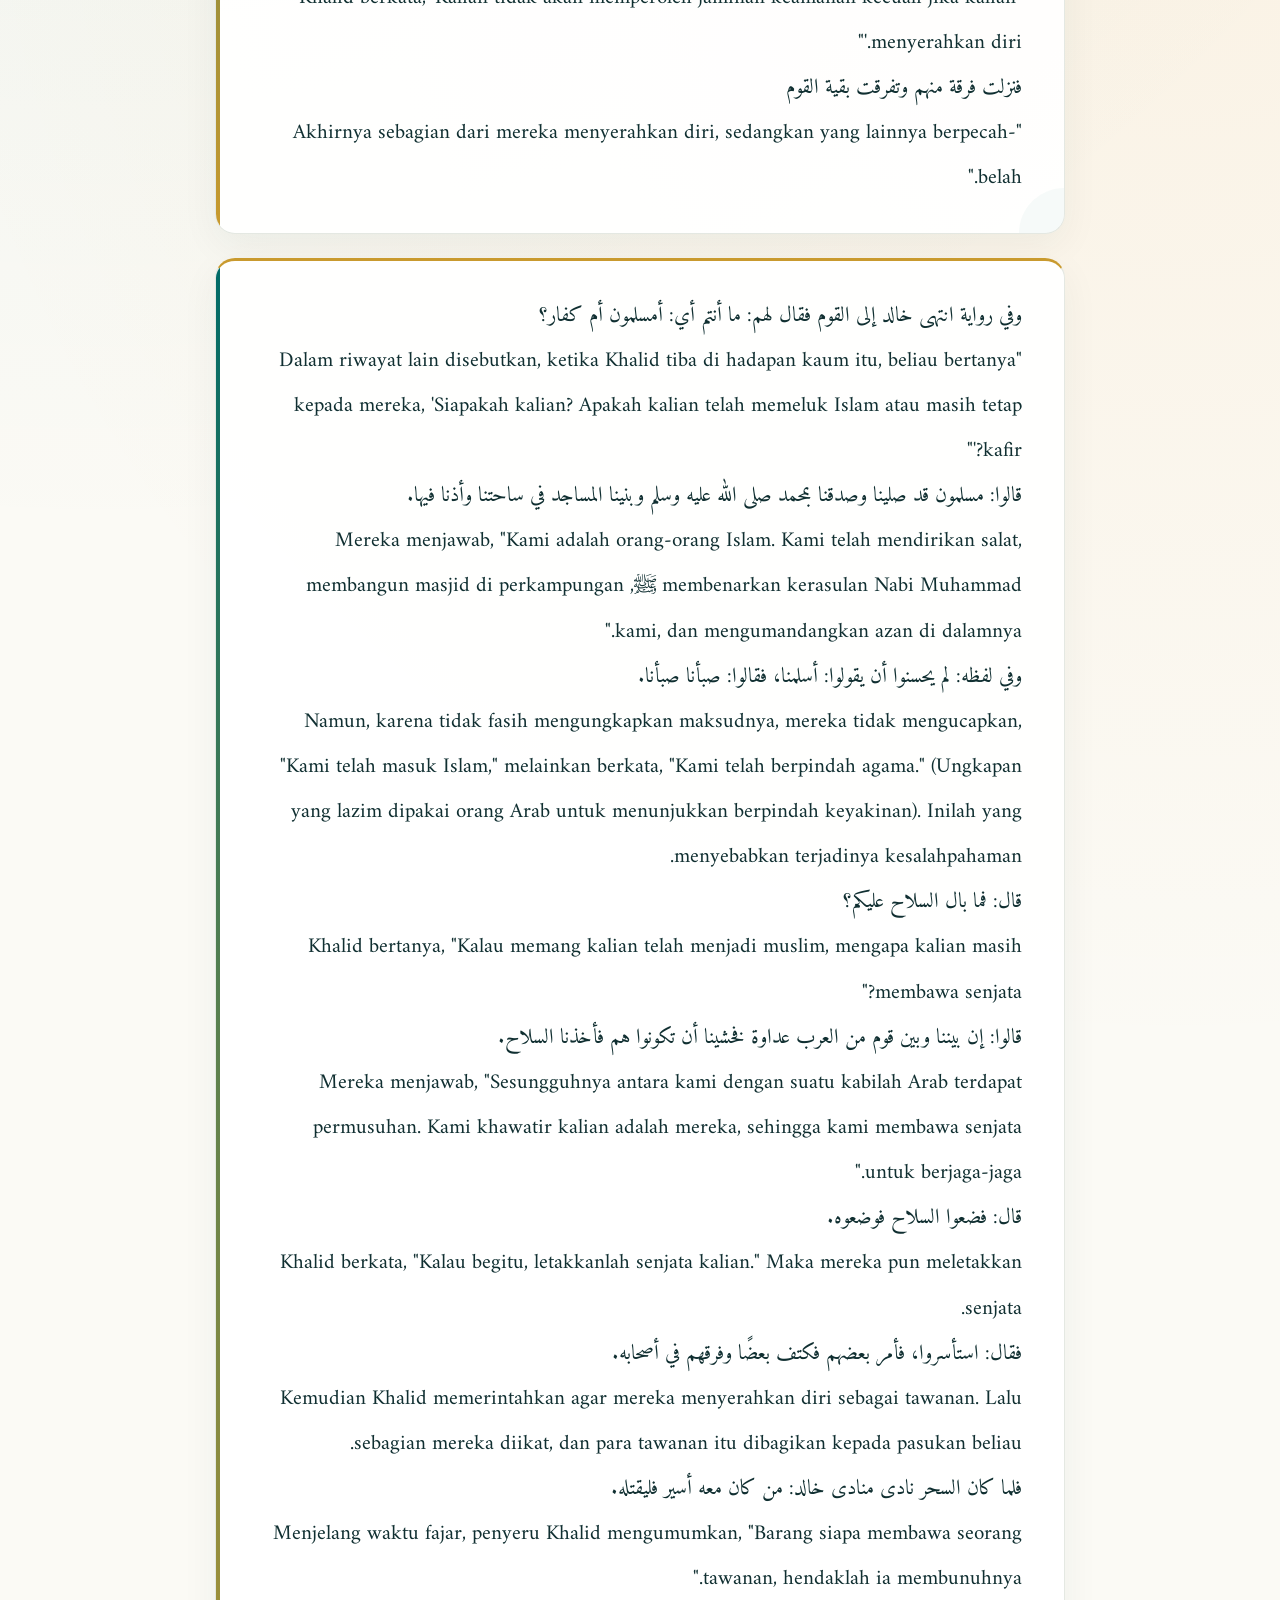
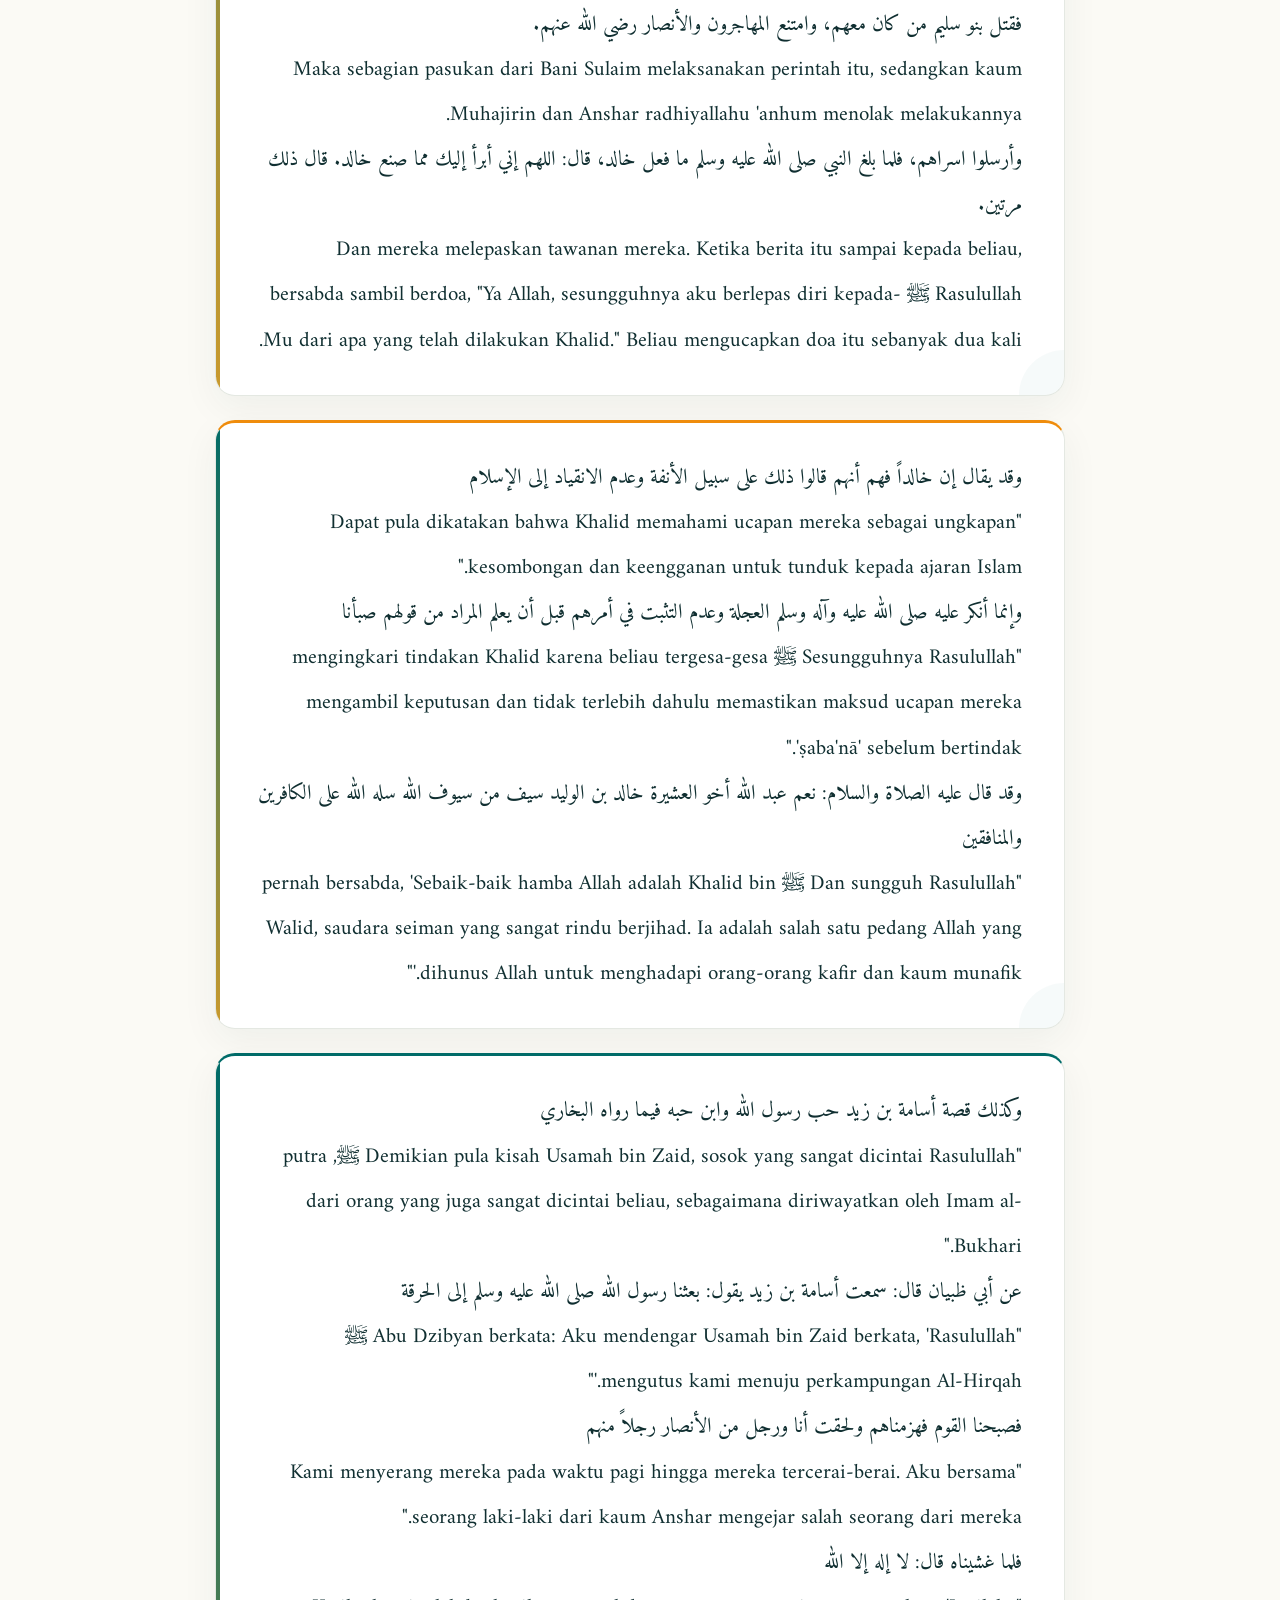
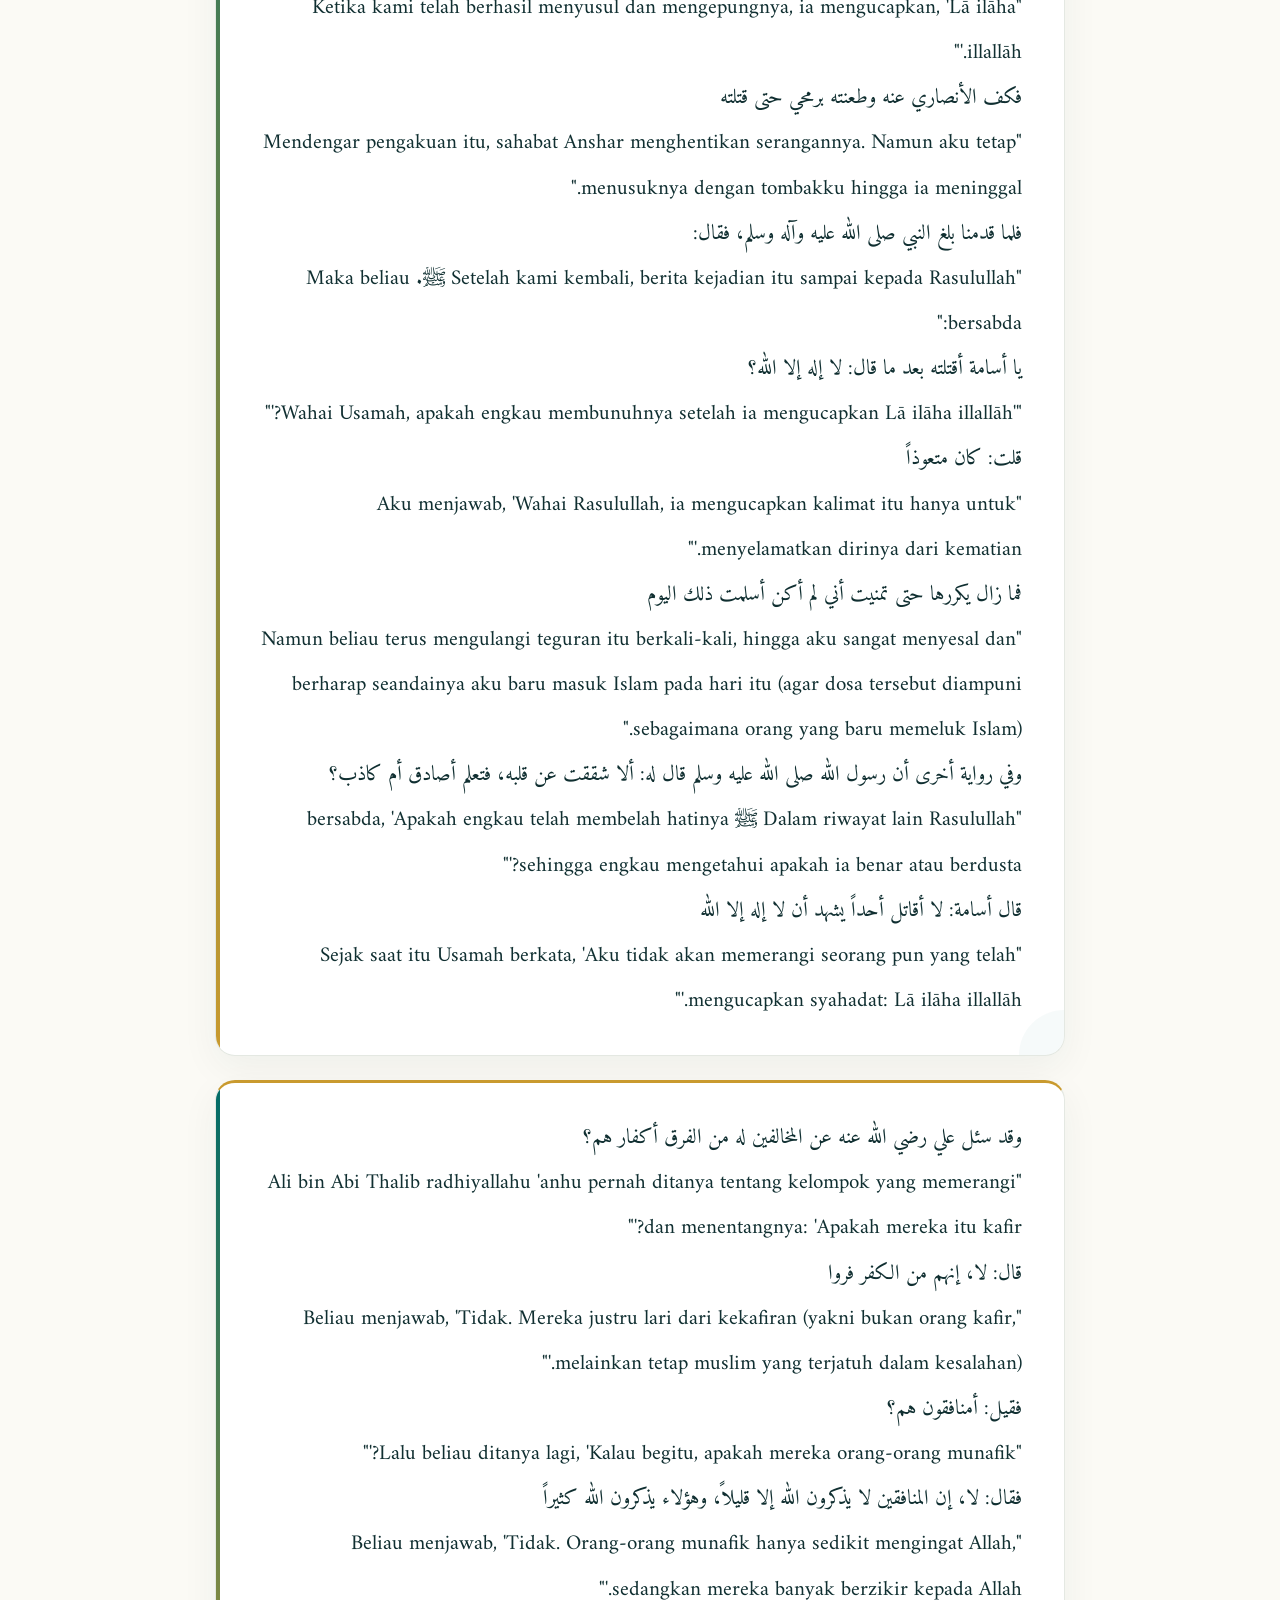
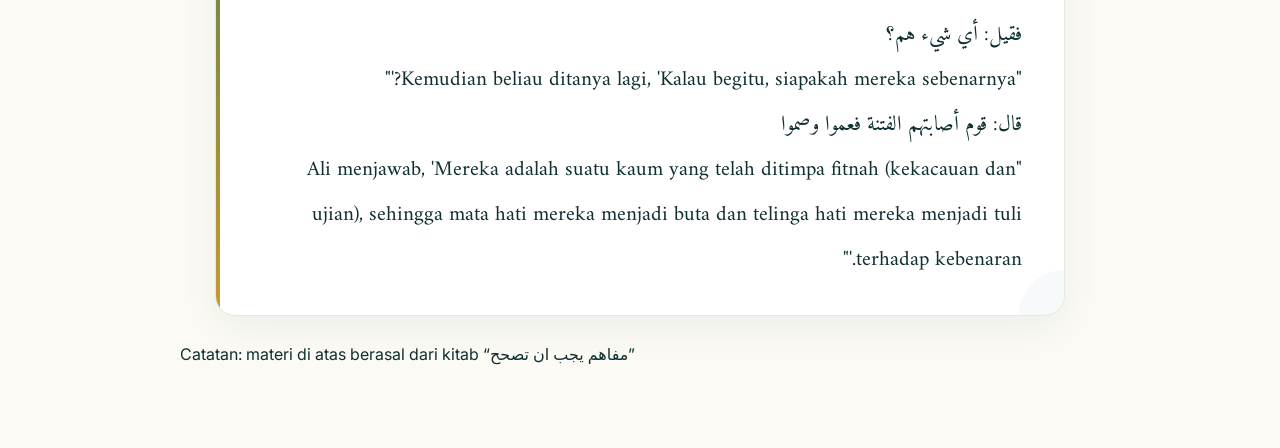
<file: sibabul-muslim.html>
<!DOCTYPE html>
<html lang="indonesia-arab">
<head>
    <meta charset="UTF-8">
    <meta name="viewport" content="width=device-width, initial-scale=1.0">
    <title>Document</title>
    <link rel="stylesheet" href="sibabul.css">
</head>
<body>
    <a class="back-link" href="index.html">← Kembali ke daftar artikel</a>
    


    <main>
       <h3> سباب المسلم فسوق وقتاله كفر </h3>
        <p class="p1">
            اعلم أن كراهة المسلمين ومقاطعتهم ومدابرتهم محرمة <br>

"Ketahuilah bahwa membenci sesama muslim, memutus hubungan dengan mereka, dan saling membelakangi(saling memusuhi mereka) adalah perbuatan yang diharamkan."<br>
     وكان سباب المسلم فسوقا وقتاله كفرا إذا استحل <br>
"Mencaci seorang muslim termasuk kefasikan, sedangkan memeranginya termasuk kekufuran apabila ia menghalalkan perbuatan tersebut."<br>

        </p>
        <p  class="p2">
            
وكفى رادعا في هذا الباب حديث خالد بن الوليد رضي الله عنه <br>


"Sebagai peringatan yang sangat kuat dalam pembahasan ini, cukuplah kisah Khalid bin Walid radhiyallahu 'anhu sebagai pelajaran." <br>
في سريته إلى بني جذيمة يدعوهم إلى الإسلام <br>

"Ketika beliau memimpin sebuah pasukan menuju Bani Jadzimah untuk mengajak mereka memeluk Islam." <br>
فلما انتهى إليهم تلقواه قال لهم: أسلموا <br>

"Tatkala beliau telah sampai kepada mereka maka beliau menemui mereka dan beliau berkata, 'Masuklah kalian ke dalam agama Islam.'" <br>
فقالوا: نحن قوم مسلمون <br>

"Mereka menjawab, 'Kami adalah kaum muslimin.'" <br>
قال: فألقوا سلاحكم وانزلوا <br>

"Beliau berkata, 'Kalau demikian, letakkanlah senjata kalian dan menyerahlah.'" <br>
فقالوا: لا والله ما بعد وضع السلاح إلا القتل <br>

"Mereka menjawab, 'Tidak, demi Allah. Kami khawatir setelah meletakkan senjata tidak ada yang menanti kami selain dibunuh.'" <br>
ما نحن بآمنين لك ولا لمن معك <br>

"Kami tidak merasa aman terhadapmu maupun terhadap orang-orang yang bersamamu." <br>
قال خالد: فلا أمان لكم إلا أن تنزلوا <br>

"Khalid berkata, 'Kalian tidak akan memperoleh jaminan keamanan kecuali jika kalian menyerahkan diri.'" <br>
فنزلت فرقة منهم وتفرقت بقية القوم <br>

"Akhirnya sebagian dari mereka menyerahkan diri, sedangkan yang lainnya berpecah-belah." <br>
        </p>
        <p class="p3">
            وفي رواية انتهى خالد إلى القوم فقال لهم: ما أنتم أي: أمسلمون أم كفار؟ <br>

        "Dalam riwayat lain disebutkan, ketika Khalid tiba di hadapan kaum itu, beliau bertanya kepada mereka, 'Siapakah kalian? Apakah kalian telah memeluk Islam atau masih tetap kafir?'" <br>

قالوا: مسلمون قد صلينا وصدقنا بمحمد صلى الله عليه وسلم وبنينا المساجد في ساحتنا وأذنا فيها. <br>

Mereka menjawab, "Kami adalah orang-orang Islam. Kami telah mendirikan salat, membenarkan kerasulan Nabi Muhammad ﷺ, membangun masjid di perkampungan kami, dan mengumandangkan azan di dalamnya." <br>

وفي لفظه: لم يحسنوا أن يقولوا: أسلمنا، فقالوا: صبأنا صبأنا. <br>

Namun, karena tidak fasih mengungkapkan maksudnya, mereka tidak mengucapkan, "Kami telah masuk Islam," melainkan berkata, "Kami telah berpindah agama." (Ungkapan yang lazim dipakai orang Arab untuk menunjukkan berpindah keyakinan). Inilah yang menyebabkan terjadinya kesalahpahaman. <br>

قال: فما بال السلاح عليكم؟ <br>

Khalid bertanya, "Kalau memang kalian telah menjadi muslim, mengapa kalian masih membawa senjata?" <br>

قالوا: إن بيننا وبين قوم من العرب عداوة فخشينا أن تكونوا هم فأخذنا السلاح. <br>

Mereka menjawab, "Sesungguhnya antara kami dengan suatu kabilah Arab terdapat permusuhan. Kami khawatir kalian adalah mereka, sehingga kami membawa senjata untuk berjaga-jaga." <br>

قال: فضعوا السلاح فوضعوه. <br>

Khalid berkata, "Kalau begitu, letakkanlah senjata kalian." Maka mereka pun meletakkan senjata. <br>

فقال: استأسروا، فأمر بعضهم فكتف بعضًا وفرقهم في أصحابه. <br>

Kemudian Khalid memerintahkan agar mereka menyerahkan diri sebagai tawanan. Lalu sebagian mereka diikat, dan para tawanan itu dibagikan kepada pasukan beliau. <br>

فلما كان السحر نادى منادى خالد: من كان معه أسير فليقتله. <br>

Menjelang waktu fajar, penyeru Khalid mengumumkan, "Barang siapa membawa seorang tawanan, hendaklah ia membunuhnya." <br>

فقتل بنو سليم من كان معهم، وامتنع المهاجرون والأنصار رضي الله عنهم. <br>

Maka sebagian pasukan dari Bani Sulaim melaksanakan perintah itu, sedangkan kaum Muhajirin dan Anshar radhiyallahu 'anhum menolak melakukannya. <br>

وأرسلوا اسراهم، فلما بلغ النبي صلى الله عليه وسلم ما فعل خالد، قال: اللهم إني أبرأ إليك مما صنع خالد. قال ذلك مرتين. <br>

Dan mereka melepaskan tawanan mereka. Ketika berita itu sampai kepada beliau, Rasulullah ﷺ bersabda sambil berdoa, "Ya Allah, sesungguhnya aku berlepas diri kepada-Mu dari apa yang telah dilakukan Khalid." Beliau mengucapkan doa itu sebanyak dua kali. <br>
        </p>
        <p class="p4">وقد يقال إن خالداً فهم أنهم قالوا ذلك على سبيل الأنفة وعدم الانقياد إلى الإسلام <br>

"Dapat pula dikatakan bahwa Khalid memahami ucapan mereka sebagai ungkapan kesombongan dan keengganan untuk tunduk kepada ajaran Islam." <br>

وإنما أنكر عليه صلى الله عليه وآله وسلم العجلة وعدم التثبت في أمرهم قبل أن يعلم المراد من قولهم صبأنا <br>

"Sesungguhnya Rasulullah ﷺ mengingkari tindakan Khalid karena beliau tergesa-gesa mengambil keputusan dan tidak terlebih dahulu memastikan maksud ucapan mereka 'ṣaba'nā' sebelum bertindak." <br>

وقد قال عليه الصلاة والسلام: نعم عبد الله أخو العشيرة خالد بن الوليد سيف من سيوف الله سله الله على الكافرين والمنافقين <br>

"Dan sungguh Rasulullah ﷺ pernah bersabda, 'Sebaik-baik hamba Allah adalah Khalid bin Walid, saudara seiman yang sangat rindu berjihad. Ia adalah salah satu pedang Allah yang dihunus Allah untuk menghadapi orang-orang kafir dan kaum munafik.'" <br>

        </p>
        <p class="p5">
            وكذلك قصة أسامة بن زيد حب رسول الله وابن حبه فيما رواه البخاري <br>

"Demikian pula kisah Usamah bin Zaid, sosok yang sangat dicintai Rasulullah ﷺ, putra dari orang yang juga sangat dicintai beliau, sebagaimana diriwayatkan oleh Imam al-Bukhari." <br>

عن أبي ظبيان قال: سمعت أسامة بن زيد يقول: بعثنا رسول الله صلى الله عليه وسلم إلى الحرقة <br>

"Abu Dzibyan berkata: Aku mendengar Usamah bin Zaid berkata, 'Rasulullah ﷺ mengutus kami menuju perkampungan Al-Hirqah.'" <br>

فصبحنا القوم فهزمناهم ولحقت أنا ورجل من الأنصار رجلاً منهم <br>

"Kami menyerang mereka pada waktu pagi hingga mereka tercerai-berai. Aku bersama seorang laki-laki dari kaum Anshar mengejar salah seorang dari mereka." <br>

فلما غشيناه قال: لا إله إلا الله <br>

"Ketika kami telah berhasil menyusul dan mengepungnya, ia mengucapkan, 'Lā ilāha illallāh.'" <br>

فكف الأنصاري عنه وطعنته برمحي حتى قتلته <br>

"Mendengar pengakuan itu, sahabat Anshar menghentikan serangannya. Namun aku tetap menusuknya dengan tombakku hingga ia meninggal." <br>

فلما قدمنا بلغ النبي صلى الله عليه وآله وسلم، فقال: <br>

"Setelah kami kembali, berita kejadian itu sampai kepada Rasulullah ﷺ. Maka beliau bersabda:" <br>

يا أسامة أقتلته بعد ما قال: لا إله إلا الله؟ <br>

"'Wahai Usamah, apakah engkau membunuhnya setelah ia mengucapkan Lā ilāha illallāh?'" <br>

قلت: كان متعوذاً <br>

"Aku menjawab, 'Wahai Rasulullah, ia mengucapkan kalimat itu hanya untuk menyelamatkan dirinya dari kematian.'" <br>

فما زال يكررها حتى تمنيت أني لم أكن أسلمت ذلك اليوم <br>

"Namun beliau terus mengulangi teguran itu berkali-kali, hingga aku sangat menyesal dan berharap seandainya aku baru masuk Islam pada hari itu (agar dosa tersebut diampuni sebagaimana orang yang baru memeluk Islam)." <br>

وفي رواية أخرى أن رسول الله صلى الله عليه وسلم قال له: ألا شققت عن قلبه، فتعلم أصادق أم كاذب؟ <br>

"Dalam riwayat lain Rasulullah ﷺ bersabda, 'Apakah engkau telah membelah hatinya sehingga engkau mengetahui apakah ia benar atau berdusta?'" <br>

قال أسامة: لا أقاتل أحداً يشهد أن لا إله إلا الله <br>

"Sejak saat itu Usamah berkata, 'Aku tidak akan memerangi seorang pun yang telah mengucapkan syahadat: Lā ilāha illallāh.'" <br>
        </p>
        <p class="p6">
            وقد سئل علي رضي الله عنه عن المخالفين له من الفرق أكفار هم؟ <br>

"Ali bin Abi Thalib radhiyallahu 'anhu pernah ditanya tentang kelompok yang memerangi dan menentangnya: 'Apakah mereka itu kafir?'" <br>

قال: لا، إنهم من الكفر فروا <br>

"Beliau menjawab, 'Tidak. Mereka justru lari dari kekafiran (yakni bukan orang kafir, melainkan tetap muslim yang terjatuh dalam kesalahan).'" <br>

فقيل: أمنافقون هم؟ <br>

"Lalu beliau ditanya lagi, 'Kalau begitu, apakah mereka orang-orang munafik?'" <br>

فقال: لا، إن المنافقين لا يذكرون الله إلا قليلاً، وهؤلاء يذكرون الله كثيراً <br>

"Beliau menjawab, 'Tidak. Orang-orang munafik hanya sedikit mengingat Allah, sedangkan mereka banyak berzikir kepada Allah.'" <br>

فقيل: أي شيء هم؟ <br>

"Kemudian beliau ditanya lagi, 'Kalau begitu, siapakah mereka sebenarnya?'" <br>

قال: قوم أصابتهم الفتنة فعموا وصموا <br>

"Ali menjawab, 'Mereka adalah suatu kaum yang telah ditimpa fitnah (kekacauan dan ujian), sehingga mata hati mereka menjadi buta dan telinga hati mereka menjadi tuli terhadap kebenaran.'" <br>

        </p>

<div class="article-source">Catatan: materi di atas berasal dari  kitab “مفاهم يجب ان تصحح” </div>

    </main>
    <script src="sibabul.js"></script>
</body>
</html>
</file>
<file: style.css>
/* =========================================================
   ILMA - MELURUSKAN TANPA MENJATUHKAN
   RESPONSIVE CSS
========================================================= */

* {
  box-sizing: border-box;
  margin: 0;
  padding: 0;
}

:root {
  --teal: #006b68;
  --teal-dark: #004c4b;
  --orange: #ef8c0c;
  --gold: #c99a2e;

  --cream: #fbfaf5;
  --ink: #102f31;
  --muted: #647576;
  --white: #ffffff;
  --line: #e4e8e2;

  --shadow:
    0 24px 70px rgba(16, 47, 49, .12);

  --radius: 18px;
}

html {
  scroll-behavior: smooth;
  scroll-padding-top: 80px;
}

body {
  min-height: 100vh;

  font-family:
    Inter,
    system-ui,
    -apple-system,
    BlinkMacSystemFont,
    "Segoe UI",
    sans-serif;

  color: var(--ink);
  background: var(--cream);

  line-height: 1.7;

  overflow-x: hidden;

  transition:
    background .3s ease,
    color .3s ease;
}

body.dark {
  --cream: #0d1c1d;
  --ink: #edf5f1;
  --muted: #a8b9b7;
  --white: #132526;
  --line: #294142;

  background: #0d1c1d;
}

body.menu-open {
  overflow: hidden;
}

a {
  text-decoration: none;
  color: inherit;
}

button,
input,
select {
  font: inherit;
}

button {
  cursor: pointer;
}

img {
  max-width: 100%;
  display: block;
}

/* =========================================================
   CONTAINER
========================================================= */

.container {
  width: min(
    1120px,
    calc(100% - 40px)
  );

  margin-inline: auto;
}

/* =========================================================
   PROGRESS
========================================================= */

.progress {
  position: fixed;

  top: 0;
  left: 0;

  width: 0;
  height: 3px;

  background:
    linear-gradient(
      90deg,
      var(--teal),
      var(--gold),
      var(--orange)
    );

  z-index: 9999;
}

/* =========================================================
   HEADER
========================================================= */

.header {
  position: sticky;

  top: 0;

  z-index: 1000;

  background:
    rgba(251, 250, 245, .88);

  backdrop-filter: blur(18px);

  border-bottom:
    1px solid rgba(0, 0, 0, .05);

  transition:
    background .3s ease,
    border-color .3s ease;
}

.dark .header {
  background:
    rgba(13, 28, 29, .90);

  border-color:
    rgba(255, 255, 255, .06);
}

.nav-wrap {
  min-height: 78px;

  display: flex;

  align-items: center;

  justify-content: space-between;

  gap: 20px;

  position: relative;
}

/* =========================================================
   BRAND
========================================================= */

.brand {
  display: flex;

  align-items: center;

  gap: 12px;

  min-width: 0;
}

.brand img {
  width: 48px;
  height: 48px;

  object-fit: contain;

  border-radius: 12px;

  flex: none;
}

.brand strong {
  display: block;

  font-size: 19px;

  letter-spacing: .2em;

  color: var(--teal);
}

.brand span {
  display: block;

  font-size: 10px;

  color: var(--muted);

  line-height: 1.4;
}

/* =========================================================
   NAVIGATION
========================================================= */

nav {
  display: flex;

  align-items: center;

  gap: 28px;

  font-size: 13px;

  font-weight: 600;
}

nav a {
  color: var(--muted);

  transition:
    color .2s ease;
}

nav a:hover,
nav a.active {
  color: var(--teal);
}

.theme-btn,
.menu-btn {
  border:
    1px solid var(--line);

  background:
    var(--white);

  color:
    var(--ink);

  width: 38px;
  height: 38px;

  border-radius: 50%;

  display: grid;
  place-items: center;

  transition:
    .2s ease;
}

.theme-btn:hover,
.menu-btn:hover {
  background:
    var(--teal);

  color:
    #fff;

  border-color:
    var(--teal);

  transform:
    translateY(-2px);
}

.menu-btn {
  display: none;

  font-size: 20px;

  line-height: 1;
}

/* =========================================================
   HERO
========================================================= */

.hero {
  overflow: hidden;

  min-height: 650px;

  display: flex;

  align-items: center;

  position: relative;

  background:
    radial-gradient(
      circle at 75% 45%,
      rgba(239, 140, 12, .12),
      transparent 28%
    ),

    radial-gradient(
      circle at 20% 70%,
      rgba(0, 107, 104, .10),
      transparent 32%
    );
}

.hero-grid {
  display: grid;

  grid-template-columns:
    minmax(0, 1.05fr)
    minmax(0, .95fr);

  gap: 60px;

  align-items: center;

  padding: 82px 0;
}

.hero-copy {
  min-width: 0;
}

.eyebrow {
  display: flex;

  align-items: center;

  gap: 9px;

  color: var(--orange);

  font-size: 11px;

  font-weight: 800;

  text-transform: uppercase;

  letter-spacing: .14em;

  margin-bottom: 17px;
}

.eyebrow span {
  width: 25px;
  height: 2px;

  background:
    var(--orange);

  display: inline-block;

  flex: none;
}

.hero h1 {
  font-family:
    Amiri,
    Georgia,
    serif;

  font-size:
    clamp(48px, 6vw, 78px);

  line-height:
    .98;

  letter-spacing:
    -.025em;

  font-weight:
    700;

  max-width:
    700px;
}

.hero h1 em {
  font-style: normal;

  color:
    var(--teal);
}

.lead {
  font-size: 16px;

  color:
    var(--muted);

  max-width:
    600px;

  margin:
    25px 0 30px;
}

.hero-actions {
  display: flex;

  gap: 12px;

  flex-wrap: wrap;
}

.btn {
  display: inline-flex;

  align-items: center;

  justify-content: center;

  gap: 12px;

  border: 0;

  border-radius: 12px;

  padding:
    13px 20px;

  font-weight: 700;

  font-size: 13px;

  transition:
    .25s ease;

  min-height: 46px;
}

.btn.primary {
  background:
    var(--teal);

  color:
    white;

  box-shadow:
    0 12px 28px
    rgba(0, 107, 104, .22);
}

.btn.primary:hover {
  transform:
    translateY(-2px);

  background:
    var(--teal-dark);
}

.btn.ghost {
  border:
    1px solid var(--line);

  background:
    var(--white);

  color:
    var(--ink);
}

.btn.ghost:hover {
  border-color:
    var(--teal);

  color:
    var(--teal);
}

.hero-note {
  margin-top: 35px;

  padding-left: 18px;

  border-left:
    2px solid var(--gold);

  display: flex;

  gap: 10px;

  max-width: 530px;
}

.quote-mark {
  font-family: Georgia;

  font-size: 38px;

  line-height: 1;

  color:
    var(--gold);

  flex: none;
}

.hero-note p {
  font-family:
    Amiri,
    Georgia,
    serif;

  font-size: 18px;
}

/* =========================================================
   HERO ART
========================================================= */

.hero-art {
  min-height: 460px;

  display: grid;

  place-items: center;

  position: relative;
}

.logo-card {
  width:
    min(370px, 82%);

  padding:
    32px 35px 28px;

  background:
    rgba(255, 255, 255, .82);

  border:
    1px solid
    rgba(201, 154, 46, .22);

  border-radius: 35px;

  box-shadow:
    var(--shadow);

  transform:
    rotate(2deg);

  text-align:
    center;

  position:
    relative;

  z-index: 2;

  backdrop-filter:
    blur(8px);
}

.dark .logo-card {
  background:
    rgba(19, 37, 38, .90);
}

.logo-card img {
  width: 100%;

  height: 310px;

  object-fit:
    contain;
}

.card-line {
  height: 1px;

  background:
    linear-gradient(
      90deg,
      transparent,
      var(--gold),
      transparent
    );
}

.logo-card p {
  font-size: 11px;

  letter-spacing: .12em;

  color:
    var(--muted);

  margin-top: 14px;

  text-transform: uppercase;
}

.orb {
  position: absolute;

  border-radius: 50%;

  pointer-events: none;
}

.orb-1 {
  width: 280px;
  height: 280px;

  background:
    rgba(0, 107, 104, .09);

  top: 5%;
  right: 2%;
}

.orb-2 {
  width: 180px;
  height: 180px;

  background:
    rgba(239, 140, 12, .10);

  bottom: 4%;
  left: 8%;
}

/* =========================================================
   STATS
========================================================= */

.stats {
  background:
    var(--teal);

  color:
    white;
}

.stats-grid {
  display:
    grid;

  grid-template-columns:
    repeat(4, 1fr);

  padding:
    25px 0;
}

.stats-grid div {
  padding:
    8px 25px;

  border-right:
    1px solid
    rgba(255, 255, 255, .15);

  text-align:
    center;
}

.stats-grid div:last-child {
  border: 0;
}

.stats strong {
  display: block;

  font-size: 25px;

  color:
    #f6c75b;
}

.stats span {
  font-size: 11px;

  opacity: .75;
}

/* =========================================================
   SECTIONS
========================================================= */

.section {
  padding:
    100px 0;
}

.section-head {
  display: flex;

  align-items: end;

  justify-content: space-between;

  gap: 20px;

  margin-bottom: 38px;
}

.section-head h2,
.about h2,
.newsletter h2 {
  font-family:
    Amiri,
    Georgia,
    serif;

  font-size: 47px;

  line-height:
    1.05;
}

.text-link {
  font-size: 13px;

  font-weight: 700;

  color:
    var(--teal);

  white-space:
    nowrap;
}

/* =========================================================
   SEARCH
========================================================= */

.search-row {
  display: flex;

  gap: 12px;

  margin-bottom: 25px;
}

.search-box {
  min-height: 50px;

  display: flex;

  align-items: center;

  gap: 10px;

  background:
    var(--white);

  border:
    1px solid
    var(--line);

  border-radius:
    12px;

  padding:
    0 15px;

  flex: 1;

  min-width: 0;
}

.search-box span {
  font-size: 25px;

  color:
    var(--muted);
}

.search-box input {
  border: 0;

  outline: 0;

  background:
    transparent;

  color:
    var(--ink);

  width: 100%;

  min-width: 0;

  font-size: 13px;
}

select {
  border:
    1px solid
    var(--line);

  background:
    var(--white);

  color:
    var(--ink);

  border-radius:
    12px;

  padding:
    0 15px;

  min-width:
    170px;

  min-height:
    50px;

  outline:
    0;
}

/* =========================================================
   ARTICLE
========================================================= */

.article-grid {
  display:
    grid;

  grid-template-columns:
    repeat(3, minmax(0, 1fr));

  gap:
    20px;
}

.article {
  background:
    var(--white);

  border:
    1px solid
    var(--line);

  border-radius:
    18px;

  padding:
    25px;

  transition:
    .25s;

  display:
    flex;

  flex-direction:
    column;

  min-height:
    265px;

  overflow:
    hidden;
}

.article:hover {
  transform:
    translateY(-5px);

  box-shadow:
    0 18px 45px
    rgba(16, 47, 49, .08);

  border-color:
    rgba(0, 107, 104, .25);
}

.article-tag {
  font-size: 10px;

  color:
    var(--orange);

  font-weight:
    800;

  text-transform:
    uppercase;

  letter-spacing:
    .1em;
}

.article h3 {
  font-family:
    Amiri,
    Georgia,
    serif;

  font-size:
    27px;

  line-height:
    1.12;

  margin:
    12px 0;
}

.article p {
  font-size:
    12px;

  color:
    var(--muted);

  line-height:
    1.7;
}

.article-bottom {
  margin-top:
    auto;

  padding-top:
    20px;

  display:
    flex;

  justify-content:
    space-between;

  align-items:
    center;

  gap:
    10px;
}

.article-date {
  font-size:
    10px;

  color:
    var(--muted);
}

.read {
  border: 0;

  background: transparent;

  font-size:
    11px;

  font-weight:
    800;

  color:
    var(--teal);

  padding:
    5px 0;
}

.empty {
  display: none;

  text-align: center;

  padding:
    50px;

  color:
    var(--muted);
}

/* =========================================================
   CATEGORIES
========================================================= */

.categories {
  padding:
    100px 0;

  background:
    #f1f3ed;
}

.dark .categories {
  background:
    #122526;
}

.centered {
  justify-content:
    center;

  text-align:
    center;
}

.category-grid {
  display:
    grid;

  grid-template-columns:
    repeat(4, minmax(0, 1fr));

  gap:
    16px;
}

.category-card {
  position:
    relative;

  text-align:
    left;

  border:
    1px solid
    var(--line);

  background:
    var(--white);

  padding:
    27px;

  border-radius:
    18px;

  transition:
    .25s;

  color:
    var(--ink);

  cursor:
    pointer;
}

.category-card:hover {
  transform:
    translateY(-5px);

  border-color:
    var(--gold);

  box-shadow:
    var(--shadow);
}

.category-card b {
  font-size:
    10px;

  color:
    var(--gold);
}

.category-card span {
  display:
    block;

  font-size:
    30px;

  color:
    var(--teal);

  margin:
    16px 0 5px;
}

.category-card h3 {
  font-family:
    Amiri,
    Georgia,
    serif;

  font-size:
    28px;
}

.category-card p {
  font-size:
    11px;

  color:
    var(--muted);

  line-height:
    1.6;

  margin-top:
    4px;
}

/* =========================================================
   ABOUT
========================================================= */

.about-grid {
  display:
    grid;

  grid-template-columns:
    .7fr 1.3fr;

  gap:
    70px;

  align-items:
    center;
}

.about-logo {
  display:
    grid;

  place-items:
    center;

  background:
    var(--white);

  border:
    1px solid
    var(--line);

  border-radius:
    28px;

  padding:
    35px;

  box-shadow:
    var(--shadow);
}

.about-logo img {
  width:
    100%;

  max-width:
    320px;
}

.about h2 {
  font-size:
    54px;

  margin-bottom:
    18px;
}

.about > div > div > p {
  font-size:
    14px;

  color:
    var(--muted);
}

.principles {
  margin-top:
    28px;

  display:
    grid;

  gap:
    14px;
}

.principles > div {
  display:
    flex;

  gap:
    13px;

  align-items:
    flex-start;
}

.principles span {
  background:
    rgba(0, 107, 104, .1);

  color:
    var(--teal);

  width:
    25px;

  height:
    25px;

  border-radius:
    50%;

  display:
    grid;

  place-items:
    center;

  font-weight:
    800;

  font-size:
    12px;

  flex:
    none;

  margin-top:
    3px;
}

.principles p {
  font-size:
    12px;

  color:
    var(--muted);

  line-height:
    1.55;
}

.principles strong {
  color:
    var(--ink);
}

/* =========================================================
   CONTACT
========================================================= */

.newsletter {
  padding:
    0 0 90px;
}

.newsletter-box {
  background:
    linear-gradient(
      115deg,
      var(--teal-dark),
      var(--teal)
    );

  border-radius:
    28px;

  padding:
    48px 55px;

  color:
    white;

  display:
    flex;

  align-items:
    center;

  justify-content:
    space-between;

  gap:
    35px;

  overflow:
    hidden;

  position:
    relative;
}

.newsletter-box::after {
  content: "";

  position:
    absolute;

  width:
    280px;

  height:
    280px;

  border-radius:
    50%;

  background:
    rgba(239, 140, 12, .13);

  right:
    -80px;

  top:
    -100px;

  pointer-events:
    none;
}

.contact-intro {
  flex:
    1;

  position:
    relative;

  z-index:
    1;
}

.contact-intro h2 {
  font-family:
    Amiri,
    Georgia,
    serif;

  font-size:
    42px;

  margin:
    8px 0;
}

.contact-intro p {
  opacity:
    .72;

  font-size:
    12px;

  max-width:
    500px;
}

.eyebrow.light {
  color:
    #f4c967;
}

.contact-list {
  width:
    min(430px, 100%);

  display:
    grid;

  gap:
    10px;

  position:
    relative;

  z-index:
    1;
}

.contact-item {
  display:
    flex;

  align-items:
    center;

  gap:
    13px;

  text-decoration:
    none;

  color:
    white;

  background:
    rgba(255, 255, 255, .10);

  border:
    1px solid
    rgba(255, 255, 255, .12);

  border-radius:
    13px;

  padding:
    12px 14px;

  transition:
    .2s;

  min-width:
    0;
}

.contact-item:hover {
  transform:
    translateX(4px);

  background:
    rgba(255, 255, 255, .16);
}

.contact-icon {
  width:
    38px;

  height:
    38px;

  display:
    grid;

  place-items:
    center;

  border-radius:
    10px;

  background:
    rgba(246, 199, 91, .16);

  color:
    #f6c75b;

  font-size:
    18px;

  flex:
    none;
}

.contact-item small {
  display:
    block;

  font-size:
    9px;

  opacity:
    .65;

  margin-bottom:
    2px;
}

.contact-item strong {
  font-size:
    12px;

  word-break:
    break-word;
}

/* =========================================================
   FOOTER
========================================================= */

footer {
  border-top:
    1px solid
    var(--line);

  padding:
    25px 0;
}

.footer-grid {
  display:
    flex;

  align-items:
    center;

  justify-content:
    space-between;

  gap:
    20px;
}

.footer-brand img {
  width:
    38px;

  height:
    38px;
}

.footer-brand strong {
  font-size:
    15px;
}

.footer-grid > p {
  font-size:
    10px;

  color:
    var(--muted);

  text-align:
    center;
}

.socials {
  display:
    flex;

  gap:
    8px;
}

.socials a {
  width:
    30px;

  height:
    30px;

  border:
    1px solid
    var(--line);

  border-radius:
    50%;

  display:
    grid;

  place-items:
    center;

  font-size:
    9px;

  color:
    var(--teal);
}

/* =========================================================
   MODAL
========================================================= */

.modal {
  position:
    fixed;

  inset:
    0;

  z-index:
    5000;

  display:
    none;

  align-items:
    center;

  justify-content:
    center;

  padding:
    20px;
}

.modal.show {
  display:
    flex;
}

.modal-backdrop {
  position:
    absolute;

  inset:
    0;

  background:
    rgba(4, 20, 20, .72);

  backdrop-filter:
    blur(6px);
}

.modal-card {
  position:
    relative;

  z-index:
    1;

  width:
    min(720px, 100%);

  max-height:
    85vh;

  overflow:
    auto;

  background:
    var(--white);

  border-radius:
    24px;

  padding:
    40px;

  box-shadow:
    var(--shadow);
}

.close {
  position:
    absolute;

  right:
    18px;

  top:
    15px;

  border:
    0;

  background:
    transparent;

  color:
    var(--muted);

  font-size:
    28px;

  width:
    40px;

  height:
    40px;
}

.close:hover {
  color:
    var(--orange);
}

.modal-card h2 {
  font-family:
    Amiri,
    Georgia,
    serif;

  font-size:
    42px;

  line-height:
    1.1;

  margin:
    8px 0;
}

.modal-meta {
  font-size:
    11px;

  color:
    var(--muted);

  margin-bottom:
    25px;
}

.modal-body {
  font-size:
    14px;

  color:
    var(--muted);
}

.modal-body p {
  margin-bottom:
    16px;
}

.modal-read {
  display:
    inline-flex !important;

  margin-top:
    10px;
}

/* =========================================================
   TOAST
========================================================= */

.toast {
  position:
    fixed;

  right:
    20px;

  bottom:
    20px;

  background:
    var(--ink);

  color:
    var(--white);

  padding:
    13px 18px;

  border-radius:
    10px;

  font-size:
    12px;

  transform:
    translateY(100px);

  opacity:
    0;

  transition:
    .3s;

  z-index:
    8000;
}

.toast.show {
  transform:
    translateY(0);

  opacity:
    1;
}

/* =========================================================
   REVEAL ANIMATION
========================================================= */

.reveal {
  opacity:
    0;

  transform:
    translateY(18px);

  transition:
    .7s ease;
}

.reveal.visible {
  opacity:
    1;

  transform:
    none;
}

/* =========================================================
   TABLET
========================================================= */

@media (max-width: 900px) {

  .container {
    width:
      min(
        100% - 32px,
        1120px
      );
  }

  .nav-wrap {
    min-height:
      70px;
  }

  /* Mobile navigation */

  .menu-btn {
    display:
      grid;
  }

  nav {
    display:
      none;

    position:
      absolute;

    top:
      calc(100% + 1px);

    left:
      -16px;

    right:
      -16px;

    background:
      var(--white);

    border-bottom:
      1px solid
      var(--line);

    padding:
      18px 16px 22px;

    flex-direction:
      column;

    align-items:
      stretch;

    gap:
      4px;

    box-shadow:
      0 18px 35px
      rgba(16, 47, 49, .08);
  }

  nav.open {
    display:
      flex;
  }

  nav a {
    width:
      100%;

    padding:
      12px 10px;

    border-radius:
      10px;
  }

  nav a:hover {
    background:
      rgba(0, 107, 104, .07);
  }

  .theme-btn {
    margin-top:
      8px;

    width:
      42px;

    height:
      42px;
  }

  /* Hero */

  .hero {
    min-height:
      auto;
  }

  .hero-grid {
    grid-template-columns:
      1fr;

    gap:
      40px;

    padding:
      65px 0;
  }

  .hero-copy {
    text-align:
      center;
  }

  .eyebrow {
    justify-content:
      center;
  }

  .hero h1 {
    max-width:
      760px;

    margin-inline:
      auto;
  }

  .lead {
    margin-inline:
      auto;
  }

  .hero-actions {
    justify-content:
      center;
  }

  .hero-note {
    margin-inline:
      auto;

    text-align:
      left;
  }

  .hero-art {
    min-height:
      390px;
  }

  /* Stats */

  .stats-grid {
    grid-template-columns:
      repeat(2, 1fr);
  }

  .stats-grid div {
    border-right:
      1px solid
      rgba(255, 255, 255, .15);
  }

  .stats-grid div:nth-child(2) {
    border-right:
      0;
  }

  .stats-grid div:nth-child(3),
  .stats-grid div:nth-child(4) {
    margin-top:
      8px;
  }

  /* Articles */

  .article-grid {
    grid-template-columns:
      repeat(2, minmax(0, 1fr));
  }

  /* Categories */

  .category-grid {
    grid-template-columns:
      repeat(2, minmax(0, 1fr));
  }

  /* About */

  .about-grid {
    grid-template-columns:
      1fr;

    gap:
      45px;
  }

  .about-logo {
    max-width:
      430px;

    width:
      100%;

    margin-inline:
      auto;
  }

  /* Contact */

  .newsletter-box {
    display:
      block;

    padding:
      42px 35px;
  }

  .contact-list {
    margin-top:
      28px;

    width:
      100%;
  }

}

/* =========================================================
   MOBILE
========================================================= */

@media (max-width: 600px) {

  body {
    font-size:
      14px;
  }

  .container {
    width:
      calc(100% - 28px);
  }

  /* Header */

  .nav-wrap {
    min-height:
      66px;
  }

  .brand {
    gap:
      9px;
  }

  .brand img {
    width:
      39px;

    height:
      39px;
  }

  .brand strong {
    font-size:
      15px;

    letter-spacing:
      .16em;
  }

  .brand span {
    font-size:
      8px;
  }

  nav {
    left:
      -14px;

    right:
      -14px;
  }

  /* Hero */

  .hero-grid {
    padding:
      52px 0 60px;

    gap:
      30px;
  }

  .eyebrow {
    font-size:
      8px;

    letter-spacing:
      .10em;

    margin-bottom:
      13px;

    gap:
      6px;
  }

  .eyebrow span {
    width:
      18px;
  }

  .hero h1 {
    font-size:
      clamp(
        38px,
        12vw,
        54px
      );

    line-height:
      1.04;
  }

  .lead {
    font-size:
      13px;

    line-height:
      1.75;

    margin:
      18px auto 23px;
  }

  .hero-actions {
    display:
      grid;

    grid-template-columns:
      1fr;

    width:
      min(100%, 330px);

    margin-inline:
      auto;
  }

  .btn {
    width:
      100%;

    min-height:
      45px;

    padding:
      11px 15px;
  }

  .hero-note {
    margin-top:
      26px;

    padding-left:
      12px;

    gap:
      7px;
  }

  .quote-mark {
    font-size:
      30px;
  }

  .hero-note p {
    font-size:
      15px;

    line-height:
      1.7;
  }

  /* Hero image */

  .hero-art {
    min-height:
      300px;
  }

  .logo-card {
    width:
      min(290px, 82%);

    padding:
      20px 20px 17px;

    border-radius:
      25px;
  }

  .logo-card img {
    height:
      220px;
  }

  .logo-card p {
    font-size:
      8px;

    margin-top:
      10px;
  }

  .orb-1 {
    width:
      190px;

    height:
      190px;
  }

  .orb-2 {
    width:
      120px;

    height:
      120px;
  }

  /* Stats */

  .stats-grid {
    padding:
      15px 0;
  }

  .stats-grid div {
    padding:
      8px 10px;
  }

  .stats strong {
    font-size:
      20px;
  }

  .stats span {
    font-size:
      9px;
  }

  /* Sections */

  .section,
  .categories {
    padding:
      65px 0;
  }

  .section-head {
    display:
      block;

    margin-bottom:
      24px;
  }

  .section-head h2,
  .about h2 {
    font-size:
      39px;

    line-height:
      1.1;
  }

  .text-link {
    display:
      inline-block;

    margin-top:
      12px;

    font-size:
      11px;
  }

  /* Search */

  .search-row {
    display:
      block;

    margin-bottom:
      20px;
  }

  .search-box {
    width:
      100%;

    min-height:
      48px;

    margin-bottom:
      9px;
  }

  select {
    width:
      100%;

    min-height:
      48px;
  }

  /* Articles */

  .article-grid {
    grid-template-columns:
      1fr;

    gap:
      14px;
  }

  .article {
    min-height:
      230px;

    padding:
      20px;

    border-radius:
      16px;
  }

  .article h3 {
    font-size:
      25px;
  }

  .article p {
    font-size:
      11px;
  }

  /* Categories */

  .category-grid {
    grid-template-columns:
      1fr;

    gap:
      12px;
  }

  .category-card {
    padding:
      21px;

    border-radius:
      15px;
  }

  .category-card h3 {
    font-size:
      25px;
  }

  /* About */

  .about h2 {
    font-size:
      38px;
  }

  .about > div > div > p {
    font-size:
      13px;

    line-height:
      1.75;
  }

  .principles {
    margin-top:
      22px;
  }

  .principles p {
    font-size:
      11px;
  }

  /* Contact */

  .newsletter {
    padding:
      0 0 60px;
  }

  .newsletter-box {
    padding:
      32px 20px;

    border-radius:
      22px;
  }

  .contact-intro h2 {
    font-size:
      35px;
  }

  .contact-intro p {
    font-size:
      11px;

    line-height:
      1.7;
  }

  .contact-list {
    margin-top:
      22px;
  }

  .contact-item {
    padding:
      10px;

    gap:
      10px;
  }

  .contact-icon {
    width:
      34px;

    height:
      34px;

    font-size:
      15px;
  }

  .contact-item strong {
    font-size:
      10px;
  }

  /* Footer */

  footer {
    padding:
      20px 0;
  }

  .footer-grid {
    flex-direction:
      column;

    align-items:
      center;

    text-align:
      center;
  }

  .footer-brand {
    margin-inline:
      auto;
  }

  .footer-grid > p {
    order:
      3;

    font-size:
      9px;
  }

  .socials {
    align-self:
      center;
  }

  /* Modal */

  .modal {
    padding:
      10px;
  }

  .modal-card {
    width:
      100%;

    max-height:
      90vh;

    padding:
      55px 20px 25px;

    border-radius:
      20px;
  }

  .modal-card h2 {
    font-size:
      34px;
  }

  .modal-body {
    font-size:
      13px;

    line-height:
      1.8;
  }

  .modal-read {
    width:
      100%;
  }

  /* Toast */

  .toast {
    left:
      50%;

    right:
      auto;

    bottom:
      15px;

    transform:
      translate(-50%, 100px);

    width:
      max-content;

    max-width:
      calc(100% - 30px);

    text-align:
      center;
  }

  .toast.show {
    transform:
      translate(-50%, 0);
  }
}

/* =========================================================
   EXTRA SMALL PHONE
   320px - 380px
========================================================= */

@media (max-width: 380px) {

  .container {
    width:
      calc(100% - 20px);
  }

  .brand strong {
    font-size:
      13px;
  }

  .brand span {
    font-size:
      7px;
  }

  .hero h1 {
    font-size:
      36px;
  }

  .hero-art {
    min-height:
      270px;
  }

  .logo-card {
    width:
      84%;

    padding:
      17px;
  }

  .logo-card img {
    height:
      190px;
  }

  .stats strong {
    font-size:
      18px;
  }

  .stats span {
    font-size:
      8px;
  }

  .section,
  .categories {
    padding:
      55px 0;
  }

  .section-head h2,
  .about h2 {
    font-size:
      34px;
  }

  .article {
    padding:
      18px;
  }

  .article h3 {
    font-size:
      23px;
  }

  .contact-item strong {
    font-size:
      9px;
  }
}

/* =========================================================
   ACCESSIBILITY
========================================================= */

button:focus-visible,
a:focus-visible,
input:focus-visible,
select:focus-visible {
  outline:
    3px solid
    rgba(0, 107, 104, .35);

  outline-offset:
    2px;
}

/* =========================================================
   SELECTION
========================================================= */

::selection {
  background:
    var(--gold);

  color:
    #fff;
}
</file>
<file: ni-matul.css>
@import url('https://fonts.googleapis.com/css2?family=Amiri:wght@400;700&family=Inter:wght@400;500;600;700;800&display=swap');

*{box-sizing:border-box;margin:0;padding:0}

:root{
  --teal:#006b68;
  --teal-dark:#004c4b;
  --orange:#ef8c0c;
  --gold:#c99a2e;
  --cream:#fbfaf5;
  --ink:#102f31;
  --muted:#647576;
  --white:#fff;
  --line:#e4e8e2;
  --shadow:0 24px 70px rgba(16,47,49,.12);
}

html{scroll-behavior:smooth}

body{
  min-height:100vh;
  font-family:Inter,system-ui,-apple-system,BlinkMacSystemFont,"Segoe UI",sans-serif;
  color:var(--ink);
  background:
    radial-gradient(circle at 8% 8%,rgba(0,107,104,.08),transparent 25%),
    radial-gradient(circle at 92% 20%,rgba(239,140,12,.08),transparent 23%),
    var(--cream);
  line-height:1.8;
  padding:0 20px 80px;
  position:relative;
  transition:background .3s,color .3s;
}

body::before,body::after{
  content:"";
  position:fixed;
  width:220px;height:220px;
  border-radius:50%;
  pointer-events:none;
  z-index:-1;
  filter:blur(2px);
}
body::before{left:-110px;bottom:8%;background:rgba(0,107,104,.07)}
body::after{right:-100px;top:25%;background:rgba(239,140,12,.06)}

main{
  width:min(920px,100%);
  margin:70px auto 0;
  position:relative;
}

.back-link{
  position:fixed;
  top:18px;
  left:20px;
  z-index:20;
  display:inline-flex;
  align-items:center;
  gap:6px;
  padding:9px 15px;
  border-radius:999px;
  color:var(--teal);
  background:rgba(255,255,255,.88);
  border:1px solid var(--line);
  box-shadow:0 8px 25px rgba(16,47,49,.08);
  text-decoration:none;
  font-size:13px;
  font-weight:700;
  backdrop-filter:blur(12px);
  transition:.25s ease;
}
.back-link:hover{
  transform:translateY(-2px);
  background:var(--teal);
  color:#fff;
}

main::before{
  content:"ILMA • ARTIKEL";
  display:block;
  width:max-content;
  margin:0 auto 12px;
  padding:6px 14px;
  border-radius:999px;
  color:var(--orange);
  background:rgba(239,140,12,.10);
  border:1px solid rgba(239,140,12,.18);
  font-size:10px;
  font-weight:800;
  letter-spacing:.18em;
}

h1{
  position:relative;
  margin:0 auto 16px;
  max-width:850px;
  padding:35px 35px 30px;
  text-align:center;
  font-family:Amiri,Georgia,"Times New Roman",serif;
  font-size:clamp(34px,5vw,58px);
  line-height:1.35;
  font-weight:700;
  color:var(--teal);
  background:rgba(255,255,255,.82);
  border:1px solid rgba(201,154,46,.25);
  border-radius:28px;
  box-shadow:var(--shadow);
  backdrop-filter:blur(12px);
}
h1::after{
  content:"";
  display:block;
  width:90px;height:2px;
  margin:20px auto 0;
  background:linear-gradient(90deg,transparent,var(--gold),transparent);
}

.article-meta{
  width:max-content;
  max-width:100%;
  margin:0 auto 18px;
  padding:7px 16px;
  color:var(--teal-dark);
  background:rgba(0,107,104,.07);
  border:1px solid rgba(0,107,104,.12);
  border-radius:999px;
  font-size:12px;
  font-weight:700;
  text-align:center;
}

.article-intro{
  max-width:850px;
  margin:0 auto 25px;
  padding:18px 24px;
  background:rgba(255,255,255,.72);
  border-left:4px solid var(--gold);
  border-radius:14px;
  color:var(--muted);
  font-size:14px;
  line-height:1.7;
}

main p{
  position:relative;
  margin:0 auto 24px;
  padding:28px 32px;
  max-width:850px;
  background:rgba(255,255,255,.92);
  border:1px solid var(--line);
  border-radius:20px;
  box-shadow:0 12px 38px rgba(16,47,49,.055);
  overflow:hidden;
  transition:transform .25s ease,box-shadow .25s ease,border-color .25s ease;
}

main p:hover{
  transform:translateY(-3px);
  box-shadow:0 18px 45px rgba(16,47,49,.09);
  border-color:rgba(0,107,104,.22);
}

main p::before{
  content:"";
  position:absolute;
  top:0;bottom:0;left:0;
  width:4px;
  background:linear-gradient(180deg,var(--teal),var(--gold));
}

.arabic-text{
  display:block;
  font-family:Amiri,Georgia,"Times New Roman",serif;
  font-size:21px;
  line-height:2.15;
  direction:rtl;
  text-align:right;
  color:var(--ink);
  transition:font-size .2s ease;
}

.indo-text{
  display:block;
  margin-top:18px;
  padding-top:16px;
  border-top:1px dashed rgba(100,117,118,.28);
  direction:ltr;
  text-align:left;
  font-family:Inter,system-ui,sans-serif;
  font-size:16px;
  line-height:1.9;
  color:var(--muted);
}

main p:nth-of-type(3n+1){border-top:3px solid var(--orange)}
main p:nth-of-type(3n+2){border-top:3px solid var(--teal)}
main p:nth-of-type(3n){border-top:3px solid var(--gold)}

.article-source{
  max-width:850px;
  margin:32px auto 0;
  padding:20px 24px;
  border-radius:16px;
  background:rgba(0,107,104,.06);
  border:1px solid rgba(0,107,104,.13);
  color:var(--muted);
  font-size:13px;
  text-align:center;
}

.reading-tools{
  position:fixed;
  right:20px;
  bottom:20px;
  z-index:30;
  display:flex;
  gap:7px;
  padding:8px;
  border:1px solid var(--line);
  border-radius:18px;
  background:rgba(255,255,255,.92);
  box-shadow:0 12px 35px rgba(16,47,49,.13);
  backdrop-filter:blur(12px);
}

.reading-tools button{
  width:38px;height:38px;
  border:0;
  border-radius:11px;
  background:rgba(0,107,104,.08);
  color:var(--teal);
  cursor:pointer;
  font-weight:800;
  transition:.2s ease;
}
.reading-tools button:hover{
  background:var(--teal);
  color:#fff;
  transform:translateY(-2px);
}

#reading-progress{
  position:fixed;
  top:0;left:0;
  width:0%;
  height:4px;
  z-index:100;
  background:linear-gradient(90deg,var(--teal),var(--gold),var(--orange));
}

body.focus-mode main p:not(.reading-now),
body.focus-mode .article-intro,
body.focus-mode .article-source{
  opacity:.38;
  transition:opacity .3s ease;
}
body.focus-mode .reading-now{
  opacity:1;
  box-shadow:0 20px 55px rgba(0,107,104,.16);
  border-color:var(--teal);
}

body.dark-mode{
  --cream:#0d1c1d;
  --ink:#edf5f1;
  --muted:#a8b9b7;
  --white:#132526;
  --line:#294142;
  background:
    radial-gradient(circle at 8% 8%,rgba(0,107,104,.16),transparent 25%),
    radial-gradient(circle at 92% 20%,rgba(239,140,12,.10),transparent 23%),
    var(--cream);
}
body.dark-mode h1,
body.dark-mode main p,
body.dark-mode .back-link,
body.dark-mode .reading-tools{
  background:rgba(19,37,38,.94);
}
body.dark-mode .article-intro{
  background:rgba(19,37,38,.72);
}
body.dark-mode .indo-text{color:#b8c7c5}

@media(min-width:900px){
  main p{padding:32px 42px}
  main p:nth-of-type(odd){margin-right:calc((100% - 850px)/2)}
  main p:nth-of-type(even){margin-left:calc((100% - 850px)/2)}
}

@media(max-width:700px){
  body{padding:0 14px 55px}
  main{margin-top:75px}
  .back-link{top:12px;left:12px;font-size:11px}
  h1{font-size:36px;padding:28px 20px 24px;border-radius:22px}
  main p{padding:23px 22px 25px;font-size:18px;border-radius:17px;margin-bottom:16px}
  .arabic-text{font-size:19px;line-height:2}
  .indo-text{font-size:15px}
  .reading-tools{right:12px;bottom:12px}
}

@media(max-width:480px){
  body{padding:0 10px 45px}
  main{margin-top:65px}
  h1{font-size:30px;line-height:1.35;padding:24px 15px 20px;border-radius:18px}
  h1::after{width:65px;margin-top:14px}
  .article-intro{padding:15px 17px;font-size:12px}
  main p{padding:19px 17px 21px;border-radius:15px}
  .arabic-text{font-size:17px;line-height:2}
  .indo-text{font-size:14px;line-height:1.8}
  .reading-tools button{width:34px;height:34px}
}
</file>
<file: peringatan-mengkafirkan.css>
@import url('https://fonts.googleapis.com/css2?family=Amiri:wght@400;700&family=Inter:wght@400;500;600;700;800&display=swap');


/* =========================================
   RESET
========================================= */

* {
    box-sizing: border-box;
    margin: 0;
    padding: 0;
}


/* =========================================
   VARIABLES
========================================= */

:root {
    --teal: #006b68;
    --teal-dark: #004c4b;

    --orange: #ef8c0c;
    --gold: #c99a2e;

    --cream: #fbfaf5;

    --ink: #102f31;
    --muted: #647576;

    --white: #ffffff;
    --line: #e4e8e2;

    --shadow:
        0 24px 70px rgba(16, 47, 49, .12);
}


/* =========================================
   HTML
========================================= */

html {
    scroll-behavior: smooth;
}


/* =========================================
   BODY
========================================= */

body {
    min-height: 100vh;

    font-family:
        Inter,
        system-ui,
        -apple-system,
        BlinkMacSystemFont,
        "Segoe UI",
        sans-serif;

    color: var(--ink);

    background:
        radial-gradient(
            circle at 8% 8%,
            rgba(0, 107, 104, .08),
            transparent 25%
        ),

        radial-gradient(
            circle at 92% 20%,
            rgba(239, 140, 12, .08),
            transparent 23%
        ),

        var(--cream);

    line-height: 1.8;

    padding:
        0
        20px
        80px;

    position: relative;

    transition:
        background .3s ease,
        color .3s ease;
}


/* =========================================
   BACKGROUND DECORATION
========================================= */

body::before,
body::after {
    content: "";

    position: fixed;

    width: 220px;
    height: 220px;

    border-radius: 50%;

    pointer-events: none;

    z-index: -1;

    filter: blur(2px);
}

body::before {
    left: -110px;
    bottom: 8%;

    background:
        rgba(0, 107, 104, .07);
}

body::after {
    right: -100px;
    top: 25%;

    background:
        rgba(239, 140, 12, .06);
}


/* =========================================
   BACK BUTTON
========================================= */

.back-link {
    position: fixed;

    top: 18px;
    left: 20px;

    z-index: 20;

    display: inline-flex;

    align-items: center;

    gap: 6px;

    padding:
        9px
        15px;

    border-radius: 999px;

    color: var(--teal);

    background:
        rgba(255, 255, 255, .88);

    border:
        1px solid var(--line);

    box-shadow:
        0 8px 25px
        rgba(16, 47, 49, .08);

    text-decoration: none;

    font-size: 13px;
    font-weight: 700;

    backdrop-filter: blur(12px);

    transition:
        .25s ease;
}

.back-link:hover {
    transform:
        translateY(-2px);

    background:
        var(--teal);

    color:
        #ffffff;
}


/* =========================================
   MAIN
========================================= */

main {
    width:
        min(920px, 100%);

    margin:
        70px auto 0;

    position: relative;
}


/* =========================================
   ARTICLE LABEL
========================================= */

.article-label {
    width: max-content;

    margin:
        0 auto
        12px;

    padding:
        6px
        14px;

    border-radius:
        999px;

    color:
        var(--orange);

    background:
        rgba(239, 140, 12, .10);

    border:
        1px solid
        rgba(239, 140, 12, .18);

    font-size:
        10px;

    font-weight:
        800;

    letter-spacing:
        .18em;
}


/* =========================================
   TITLE
========================================= */

h1 {
    position: relative;

    margin:
        0 auto
        16px;

    max-width:
        850px;

    padding:
        35px
        35px
        30px;

    text-align:
        center;

    font-family:
        Amiri,
        Georgia,
        "Times New Roman",
        serif;

    font-size:
        clamp(34px, 5vw, 58px);

    line-height:
        1.35;

    font-weight:
        700;

    color:
        var(--teal);

    background:
        rgba(255, 255, 255, .82);

    border:
        1px solid
        rgba(201, 154, 46, .25);

    border-radius:
        28px;

    box-shadow:
        var(--shadow);

    backdrop-filter:
        blur(12px);
}


/* TITLE DECORATION */

h1::after {
    content: "";

    display: block;

    width:
        90px;

    height:
        2px;

    margin:
        20px auto 0;

    background:
        linear-gradient(
            90deg,
            transparent,
            var(--gold),
            transparent
        );
}


/* =========================================
   ARTICLE META
========================================= */

.article-meta {
    width:
        max-content;

    max-width:
        100%;

    margin:
        0 auto
        18px;

    padding:
        7px
        16px;

    color:
        var(--teal-dark);

    background:
        rgba(0, 107, 104, .07);

    border:
        1px solid
        rgba(0, 107, 104, .12);

    border-radius:
        999px;

    font-size:
        12px;

    font-weight:
        700;

    text-align:
        center;
}


/* =========================================
   ARTICLE
========================================= */

article {
    width:
        100%;
}


/* =========================================
   PARAGRAPH CARD
========================================= */

article p {
    position:
        relative;

    margin:
        0 auto
        24px;

    padding:
        28px
        32px;

    max-width:
        850px;

    background:
        rgba(255, 255, 255, .92);

    border:
        1px solid
        var(--line);

    border-radius:
        20px;

    box-shadow:
        0 12px 38px
        rgba(16, 47, 49, .055);

    overflow:
        hidden;

    transition:
        transform .25s ease,
        box-shadow .25s ease,
        border-color .25s ease,
        opacity .3s ease;
}


/* LEFT ACCENT */

article p::before {
    content: "";

    position:
        absolute;

    top: 0;
    bottom: 0;
    left: 0;

    width:
        4px;

    background:
        linear-gradient(
            180deg,
            var(--teal),
            var(--gold)
        );
}


/* HOVER */

article p:hover {
    transform:
        translateY(-3px);

    box-shadow:
        0 18px 45px
        rgba(16, 47, 49, .09);

    border-color:
        rgba(0, 107, 104, .22);
}


/* =========================================
   ALTERNATING TOP BORDER
========================================= */

article p:nth-of-type(3n + 1) {
    border-top:
        3px solid
        var(--orange);
}

article p:nth-of-type(3n + 2) {
    border-top:
        3px solid
        var(--teal);
}

article p:nth-of-type(3n) {
    border-top:
        3px solid
        var(--gold);
}


/* =========================================
   ARABIC TEXT
========================================= */

.arabic-text {
    display:
        block;

    margin-bottom:
        18px;

    font-family:
        Amiri,
        Georgia,
        "Times New Roman",
        serif;

    font-size:
        21px;

    line-height:
        2.15;

    direction:
        rtl;

    text-align:
        right;

    color:
        var(--ink);

    transition:
        font-size .2s ease;
}


/* =========================================
   INLINE ARABIC
========================================= */

.arabic-inline {
    display:
        inline-block;

    font-family:
        Amiri,
        Georgia,
        "Times New Roman",
        serif;

    direction:
        rtl;

    font-size:
        1.15em;

    line-height:
        1.8;

    color:
        var(--teal);

    margin:
        0 3px;
}


/* =========================================
   SUB INTRO
========================================= */

.sub-intro {
    margin:
        18px 0 4px;

    font-weight:
        700;

    color:
        var(--teal-dark);
}


/* =========================================
   LIST
========================================= */

article ul {
    margin:
        16px 0 8px 24px;

    padding-left:
        18px;
}

article li {
    margin:
        9px 0;
}


/* =========================================
   ARTICLE SOURCE
========================================= */

.article-source {
    max-width:
        850px;

    margin:
        32px auto 0;

    padding:
        20px
        24px;

    border-radius:
        16px;

    background:
        rgba(0, 107, 104, .06);

    border:
        1px solid
        rgba(0, 107, 104, .13);

    color:
        var(--muted);

    font-size:
        13px;

    text-align:
        center;
}


/* =========================================
   READING TOOLS
========================================= */

.reading-tools {
    position:
        fixed;

    right:
        20px;

    bottom:
        20px;

    z-index:
        30;

    display:
        flex;

    gap:
        7px;

    padding:
        8px;

    border:
        1px solid
        var(--line);

    border-radius:
        18px;

    background:
        rgba(255, 255, 255, .92);

    box-shadow:
        0 12px 35px
        rgba(16, 47, 49, .13);

    backdrop-filter:
        blur(12px);
}


/* =========================================
   TOOL BUTTON
========================================= */

.reading-tools button {
    width:
        38px;

    height:
        38px;

    border:
        0;

    border-radius:
        11px;

    background:
        rgba(0, 107, 104, .08);

    color:
        var(--teal);

    cursor:
        pointer;

    font-weight:
        800;

    transition:
        .2s ease;
}

.reading-tools button:hover {
    background:
        var(--teal);

    color:
        #ffffff;

    transform:
        translateY(-2px);
}


/* =========================================
   READING PROGRESS
========================================= */

#reading-progress {
    position:
        fixed;

    top:
        0;

    left:
        0;

    width:
        0%;

    height:
        4px;

    z-index:
        100;

    background:
        linear-gradient(
            90deg,
            var(--teal),
            var(--gold),
            var(--orange)
        );
}


/* =========================================
   FOCUS MODE
========================================= */

body.focus-mode article p:not(.reading-now) {
    opacity:
        .38;
}

body.focus-mode .reading-now {
    opacity:
        1;

    box-shadow:
        0 20px 55px
        rgba(0, 107, 104, .16);

    border-color:
        var(--teal);
}


/* =========================================
   DARK MODE
========================================= */

body.dark-mode {
    --cream:
        #0d1c1d;

    --ink:
        #edf5f1;

    --muted:
        #a8b9b7;

    --white:
        #132526;

    --line:
        #294142;

    background:
        radial-gradient(
            circle at 8% 8%,
            rgba(0, 107, 104, .16),
            transparent 25%
        ),

        radial-gradient(
            circle at 92% 20%,
            rgba(239, 140, 12, .10),
            transparent 23%
        ),

        var(--cream);
}


/* DARK TITLE */

body.dark-mode h1 {
    background:
        rgba(19, 37, 38, .94);
}


/* DARK ARTICLE */

body.dark-mode article p {
    background:
        rgba(19, 37, 38, .94);
}


/* DARK BACK BUTTON */

body.dark-mode .back-link {
    background:
        rgba(19, 37, 38, .94);
}


/* DARK TOOLS */

body.dark-mode .reading-tools {
    background:
        rgba(19, 37, 38, .94);
}


/* DARK META */

body.dark-mode .article-meta {
    color:
        #b8c7c5;

    background:
        rgba(0, 107, 104, .16);
}


/* DARK SOURCE */

body.dark-mode .article-source {
    background:
        rgba(0, 107, 104, .13);
}


/* =========================================
   DESKTOP
========================================= */

@media (min-width: 900px) {

    article p {
        padding:
            32px
            42px;
    }

}


/* =========================================
   TABLET / MOBILE
========================================= */

@media (max-width: 700px) {

    body {
        padding:
            0
            14px
            55px;
    }

    .back-link {
        top:
            12px;

        left:
            12px;

        font-size:
            11px;
    }

    main {
        margin-top:
            75px;
    }

    h1 {
        font-size:
            36px;

        padding:
            28px
            20px
            24px;

        border-radius:
            22px;
    }

    article p {
        padding:
            23px
            22px
            25px;

        font-size:
            18px;

        border-radius:
            17px;

        margin-bottom:
            16px;
    }

    .arabic-text {
        font-size:
            19px;

        line-height:
            2;
    }

    .reading-tools {
        right:
            12px;

        bottom:
            12px;
    }

}


/* =========================================
   SMALL MOBILE
========================================= */

@media (max-width: 480px) {

    body {
        padding:
            0
            10px
            45px;
    }

    main {
        margin-top:
            65px;
    }

    h1 {
        font-size:
            30px;

        line-height:
            1.35;

        padding:
            24px
            15px
            20px;

        border-radius:
            18px;
    }

    h1::after {
        width:
            65px;

        margin-top:
            14px;
    }

    .article-meta {
        font-size:
            10px;

        padding:
            6px
            12px;
    }

    article p {
        padding:
            19px
            17px
            21px;

        border-radius:
            15px;
    }

    .arabic-text {
        font-size:
            17px;

        line-height:
            2;
    }

    .arabic-inline {
        font-size:
            1.1em;
    }

    .reading-tools button {
        width:
            34px;

        height:
            34px;
    }

}
</file>
<file: sibabul.css>
@import url('https://fonts.googleapis.com/css2?family=Amiri:wght@400;700&family=Inter:wght@400;500;600;700;800&display=swap');

* {
  box-sizing: border-box;
  margin: 0;
  padding: 0;
}

:root {
  --teal: #006b68;
  --teal-dark: #004c4b;
  --orange: #ef8c0c;
  --gold: #c99a2e;
  --cream: #fbfaf5;
  --ink: #102f31;
  --muted: #647576;
  --white: #fff;
  --line: #e4e8e2;
  --shadow: 0 24px 70px rgba(16, 47, 49, .12);
}

html {
  scroll-behavior: smooth;
}

body {
  min-height: 100vh;
  font-family: Inter, system-ui, -apple-system, BlinkMacSystemFont,
    "Segoe UI", sans-serif;
  color: var(--ink);
  background:
    radial-gradient(circle at 8% 8%, rgba(0, 107, 104, .08), transparent 25%),
    radial-gradient(circle at 92% 20%, rgba(239, 140, 12, .08), transparent 23%),
    var(--cream);
  line-height: 1.8;
  padding: 0 20px 80px;
  position: relative;
  transition: background .3s ease, color .3s ease;
}

body::before,
body::after {
  content: "";
  position: fixed;
  width: 220px;
  height: 220px;
  border-radius: 50%;
  pointer-events: none;
  z-index: -1;
}

body::before {
  left: -110px;
  bottom: 8%;
  background: rgba(0, 107, 104, .07);
}

body::after {
  right: -100px;
  top: 25%;
  background: rgba(239, 140, 12, .06);
}

main {
  width: min(920px, 100%);
  margin: 70px auto 0;
  position: relative;
}

.back-link {
  position: fixed;
  top: 18px;
  left: 20px;
  z-index: 20;

  display: inline-flex;
  align-items: center;
  gap: 6px;

  padding: 9px 15px;

  border-radius: 999px;

  color: var(--teal);
  background: rgba(255, 255, 255, .88);

  border: 1px solid var(--line);

  box-shadow: 0 8px 25px rgba(16, 47, 49, .08);

  text-decoration: none;

  font-size: 13px;
  font-weight: 700;

  backdrop-filter: blur(12px);

  transition: .25s ease;
}

.back-link:hover {
  transform: translateY(-2px);
  background: var(--teal);
  color: #fff;
}

main::before {
  content: "SIBABUL MUSLIM";

  display: block;

  width: max-content;

  margin: 0 auto 12px;

  padding: 6px 14px;

  border-radius: 999px;

  color: var(--orange);

  background: rgba(239, 140, 12, .10);

  border: 1px solid rgba(239, 140, 12, .18);

  font-size: 10px;

  font-weight: 800;

  letter-spacing: .18em;
}

h3 {
  position: relative;

  margin: 0 auto 38px;

  max-width: 850px;

  padding: 35px 35px 30px;

  text-align: center;

  font-family: Amiri, Georgia, "Times New Roman", serif;

  font-size: clamp(34px, 5vw, 58px);

  line-height: 1.35;

  font-weight: 700;

  color: var(--teal);

  background: rgba(255, 255, 255, .82);

  border: 1px solid rgba(201, 154, 46, .25);

  border-radius: 28px;

  box-shadow: var(--shadow);

  backdrop-filter: blur(12px);

  transition:
    background .3s,
    color .3s,
    border-color .3s;
}

h3::after {
  content: "";

  display: block;

  width: 90px;

  height: 2px;

  margin: 20px auto 0;

  background:
    linear-gradient(
      90deg,
      transparent,
      var(--gold),
      transparent
    );
}

main p {
  position: relative;

  margin: 0 auto 24px;

  padding: 28px 32px;

  max-width: 850px;

  background: rgba(255, 255, 255, .92);

  border: 1px solid var(--line);

  border-radius: 20px;

  box-shadow:
    0 12px 38px rgba(16, 47, 49, .055);

  overflow: hidden;

  font-family: Amiri, Georgia, "Times New Roman", serif;

  font-size: 21px;

  line-height: 2.15;

  direction: rtl;

  text-align: right;

  transition:
    transform .25s ease,
    box-shadow .25s ease,
    border-color .25s ease,
    background .3s ease,
    color .3s ease,
    opacity .3s ease;
}

main p:hover {
  transform: translateY(-3px);

  box-shadow:
    0 18px 45px rgba(16, 47, 49, .09);

  border-color:
    rgba(0, 107, 104, .22);
}

main p::before {
  content: "";

  position: absolute;

  top: 0;
  bottom: 0;
  left: 0;

  width: 4px;

  background:
    linear-gradient(
      180deg,
      var(--teal),
      var(--gold)
    );
}

.p1 {
  border-top: 3px solid var(--orange);
}

.p2 {
  border-top: 3px solid var(--teal);
}

.p3 {
  border-top: 3px solid var(--gold);
}

.p4 {
  border-top: 3px solid var(--orange);
}

.p5 {
  border-top: 3px solid var(--teal);
}

.p6 {
  border-top: 3px solid var(--gold);
}

.p1::after,
.p2::after,
.p3::after,
.p4::after,
.p5::after,
.p6::after {
  content: "";

  position: absolute;

  width: 90px;
  height: 90px;

  border-radius: 50%;

  right: -45px;
  bottom: -45px;

  background: rgba(0, 107, 104, .035);

  pointer-events: none;
}

#reading-progress {
  position: fixed;

  top: 0;
  left: 0;

  width: 0%;

  height: 4px;

  z-index: 100;

  background:
    linear-gradient(
      90deg,
      var(--teal),
      var(--gold),
      var(--orange)
    );
}

.reading-tools {
  position: fixed;

  right: 20px;
  bottom: 20px;

  z-index: 30;

  display: flex;

  gap: 7px;

  padding: 8px;

  border: 1px solid var(--line);

  border-radius: 18px;

  background: rgba(255, 255, 255, .92);

  box-shadow:
    0 12px 35px rgba(16, 47, 49, .13);

  backdrop-filter: blur(12px);

  transition:
    background .3s,
    border-color .3s;
}

.reading-tools button {
  width: 38px;
  height: 38px;

  border: 0;

  border-radius: 11px;

  background: rgba(0, 107, 104, .08);

  color: var(--teal);

  cursor: pointer;

  font-weight: 800;

  transition: .2s ease;
}

.reading-tools button:hover {
  background: var(--teal);

  color: #fff;

  transform: translateY(-2px);
}

/* ==============================
   FOCUS MODE
============================== */

body.focus-mode main p:not(.reading-now) {
  opacity: .38;
}

body.focus-mode .reading-now {
  opacity: 1;

  box-shadow:
    0 20px 55px rgba(0, 107, 104, .16);

  border-color: var(--teal);
}

/* ==============================
   DARK MODE
============================== */

body.dark-mode {
  --cream: #0d1c1d;
  --ink: #edf5f1;
  --muted: #a8b9b7;
  --white: #132526;
  --line: #294142;

  background:
    radial-gradient(
      circle at 8% 8%,
      rgba(0, 107, 104, .16),
      transparent 25%
    ),
    radial-gradient(
      circle at 92% 20%,
      rgba(239, 140, 12, .10),
      transparent 23%
    ),
    var(--cream);
}

body.dark-mode h3,
body.dark-mode main p {
  background: rgba(19, 37, 38, .94);
}

body.dark-mode h3 {
  color: var(--teal);
}

body.dark-mode .back-link,
body.dark-mode .reading-tools {
  background: rgba(19, 37, 38, .94);

  border-color: var(--line);
}

body.dark-mode .back-link {
  color: #63c5bf;
}

body.dark-mode .reading-tools button {
  background: rgba(0, 107, 104, .16);

  color: #8bd8d2;
}

body.dark-mode main p {
  box-shadow:
    0 14px 40px rgba(0, 0, 0, .18);
}

/* ==============================
   DESKTOP
============================== */

@media (min-width: 900px) {

  main p {
    padding: 32px 42px;
  }

  .p1,
  .p3,
  .p5 {
    margin-right:
      calc((100% - 850px) / 2);
  }

  .p2,
  .p4,
  .p6 {
    margin-left:
      calc((100% - 850px) / 2);
  }
}

/* ==============================
   TABLET
============================== */

@media (max-width: 700px) {

  body {
    padding: 0 14px 55px;
  }

  main {
    margin-top: 40px;
  }

  h3 {
    font-size: 36px;

    padding:
      28px 20px 24px;

    margin-bottom: 22px;

    border-radius: 22px;
  }

  main p {
    padding:
      23px 22px 25px;

    font-size: 19px;

    line-height: 2;

    border-radius: 17px;

    margin-bottom: 16px;
  }

  .reading-tools {
    right: 12px;
    bottom: 12px;
  }
}

/* ==============================
   MOBILE
============================== */

@media (max-width: 480px) {

  body {
    padding: 0 10px 45px;
  }

  main {
    margin-top: 25px;
  }

  h3 {
    font-size: 30px;

    line-height: 1.35;

    padding:
      24px 15px 20px;

    border-radius: 18px;

    margin-bottom: 15px;
  }

  h3::after {
    width: 65px;

    margin-top: 14px;
  }

  main p {
    padding:
      19px 17px 21px;

    font-size: 17px;

    line-height: 2;

    border-radius: 15px;
  }

  main p::before {
    width: 3px;
  }

  .reading-tools {
    right: 10px;

    bottom: 10px;

    padding: 6px;

    gap: 5px;
  }

  .reading-tools button {
    width: 34px;

    height: 34px;

    border-radius: 9px;
  }
}

::selection {
  background: var(--gold);

  color: #fff;
}
</file>
